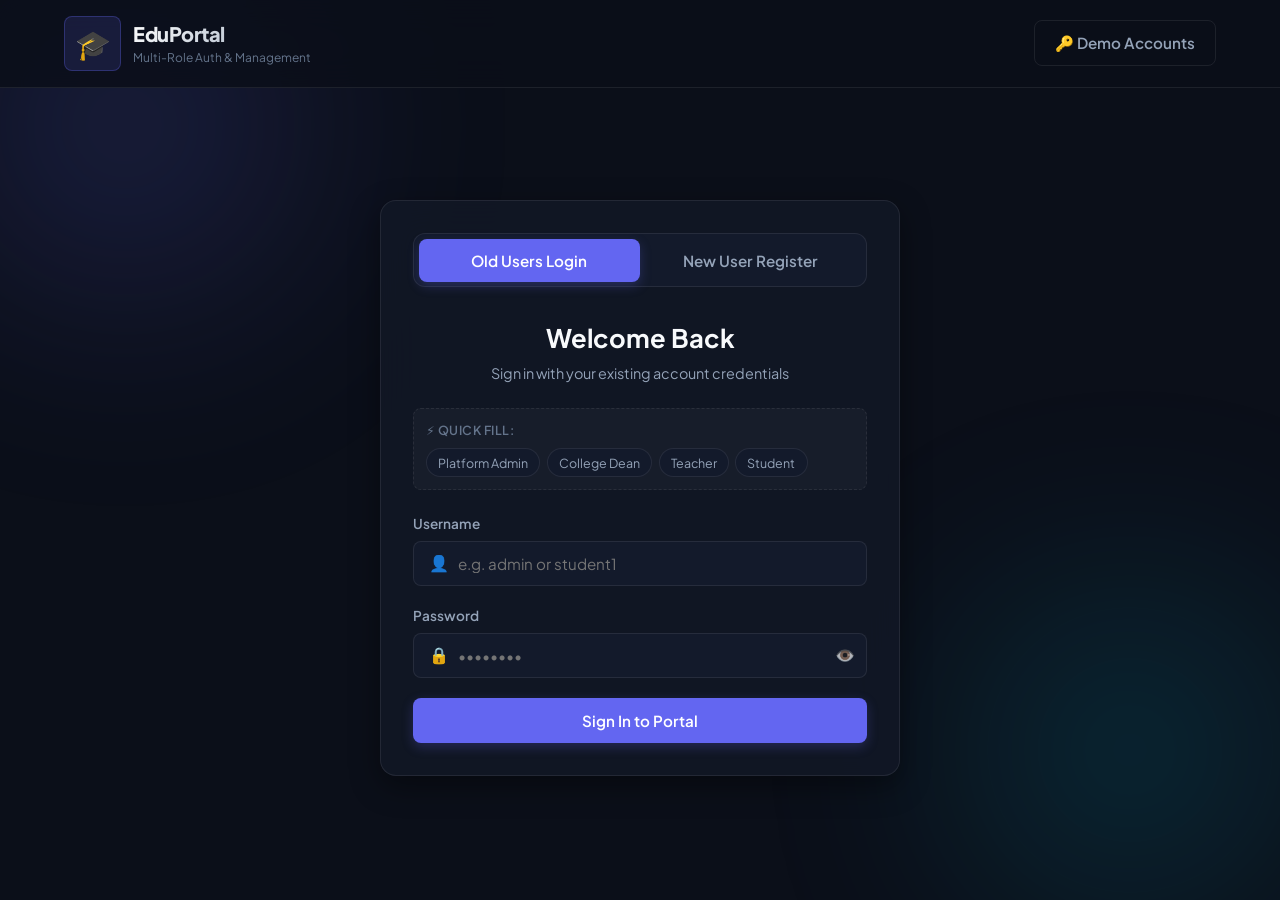
<file: mini projects/login functionality/static/index.html>
<!DOCTYPE html>
<html lang="en">
<head>
    <meta charset="UTF-8">
    <meta name="viewport" content="width=device-width, initial-scale=1.0">
    <title>EduPortal | Multi-Role Login & Management System</title>
    <link rel="preconnect" href="https://fonts.googleapis.com">
    <link rel="preconnect" href="https://fonts.gstatic.com" crossorigin>
    <link href="https://fonts.googleapis.com/css2?family=Plus+Jakarta+Sans:wght@400;500;600;700;800&family=JetBrains+Mono:wght@400;500;600&display=swap" rel="stylesheet">
    <link rel="stylesheet" href="style.css">
</head>
<body>
    <!-- Background Glow Elements -->
    <div class="glow-sphere sphere-1"></div>
    <div class="glow-sphere sphere-2"></div>

    <!-- Navigation Header -->
    <header class="navbar">
        <div class="nav-container">
            <div class="logo">
                <div class="logo-icon">🎓</div>
                <div class="logo-text">
                    <span class="brand-title">EduPortal</span>
                    <span class="brand-sub">Multi-Role Auth & Management</span>
                </div>
            </div>
            <div class="nav-actions">
                <button id="demoAccountsBtn" class="btn btn-outline" title="View pre-configured login credentials">
                    🔑 Demo Accounts
                </button>
                <div id="userHeaderBadge" class="user-header-badge hidden">
                    <span id="headerRoleBadge" class="badge">Role</span>
                    <span id="headerUserName">Name</span>
                    <button id="logoutBtn" class="btn btn-danger btn-sm">Logout</button>
                </div>
            </div>
        </div>
    </header>

    <!-- Main Content Area -->
    <main class="main-container">

        <!-- ================= AUTH CONTAINER (LOGIN & REGISTER) ================= -->
        <section id="authSection" class="auth-section">
            <div class="auth-card">
                <div class="auth-tabs">
                    <button id="tabLogin" class="tab-btn active" onclick="switchAuthTab('login')">Old Users Login</button>
                    <button id="tabRegister" class="tab-btn" onclick="switchAuthTab('register')">New User Register</button>
                </div>

                <!-- LOGIN FORM -->
                <div id="loginFormContainer" class="tab-content active">
                    <div class="form-header">
                        <h2>Welcome Back</h2>
                        <p>Sign in with your existing account credentials</p>
                    </div>

                    <!-- Quick 1-Click Demo Login Bar -->
                    <div class="quick-fill-bar">
                        <span class="quick-label">⚡ Quick Fill:</span>
                        <div class="quick-buttons">
                            <button type="button" class="chip" onclick="quickFill('admin')">Platform Admin</button>
                            <button type="button" class="chip" onclick="quickFill('coep_admin')">College Dean</button>
                            <button type="button" class="chip" onclick="quickFill('teacher1')">Teacher</button>
                            <button type="button" class="chip" onclick="quickFill('student1')">Student</button>
                        </div>
                    </div>

                    <form id="loginForm" onsubmit="handleLogin(event)">
                        <div class="form-group">
                            <label for="loginUsername">Username</label>
                            <div class="input-wrapper">
                                <span class="input-icon">👤</span>
                                <input type="text" id="loginUsername" placeholder="e.g. admin or student1" required autocomplete="username">
                            </div>
                        </div>

                        <div class="form-group">
                            <label for="loginPassword">Password</label>
                            <div class="input-wrapper">
                                <span class="input-icon">🔒</span>
                                <input type="password" id="loginPassword" placeholder="••••••••" required autocomplete="current-password">
                                <button type="button" class="btn-eye" onclick="togglePasswordVisibility('loginPassword', this)">👁️</button>
                            </div>
                        </div>

                        <button type="submit" id="loginSubmitBtn" class="btn btn-primary btn-block">
                            Sign In to Portal
                        </button>
                    </form>
                </div>

                <!-- REGISTRATION FORM -->
                <div id="registerFormContainer" class="tab-content">
                    <div class="form-header">
                        <h2>Create New Account</h2>
                        <p>Register as a student, teacher, or college admin</p>
                    </div>

                    <form id="registerForm" onsubmit="handleRegister(event)">
                        <div class="form-grid-2">
                            <div class="form-group">
                                <label for="regFullName">Full Name</label>
                                <input type="text" id="regFullName" placeholder="e.g. Amit Sharma" required>
                            </div>
                            <div class="form-group">
                                <label for="regUsername">Username</label>
                                <input type="text" id="regUsername" placeholder="e.g. amit_s" required autocomplete="username">
                            </div>
                        </div>

                        <div class="form-grid-2">
                            <div class="form-group">
                                <label for="regRole">Role</label>
                                <select id="regRole" required onchange="handleRoleChange()">
                                    <option value="student_admin">Student</option>
                                    <option value="teacher_admin">Teacher / Faculty</option>
                                    <option value="college_admin">College Admin</option>
                                </select>
                            </div>
                            <div class="form-group">
                                <label for="regCollege">College</label>
                                <select id="regCollege" required>
                                    <option value="COEP Pune">COEP Pune</option>
                                    <option value="PICT Pune">PICT Pune</option>
                                    <option value="MIT Pune">MIT Pune</option>
                                </select>
                            </div>
                        </div>

                        <!-- Dynamic Extra Fields -->
                        <div id="studentExtraFields" class="form-grid-2">
                            <div class="form-group">
                                <label for="regRollNo">Roll Number</label>
                                <input type="text" id="regRollNo" placeholder="e.g. CS-204">
                            </div>
                            <div class="form-group">
                                <label for="regBranch">Branch / Department</label>
                                <input type="text" id="regBranch" placeholder="e.g. Computer Science">
                            </div>
                        </div>

                        <div class="form-group">
                            <label for="regEmail">Email Address (Optional)</label>
                            <input type="email" id="regEmail" placeholder="e.g. name@college.edu">
                        </div>

                        <!-- Password with Live Strength Checker -->
                        <div class="form-group">
                            <div class="label-with-badge">
                                <label for="regPassword">Password</label>
                                <span id="strengthBadge" class="strength-badge weak">Enter Password</span>
                            </div>
                            <div class="input-wrapper">
                                <span class="input-icon">🔒</span>
                                <input type="password" id="regPassword" placeholder="Create strong password" required oninput="evaluatePasswordStrength(this.value)">
                                <button type="button" class="btn-eye" onclick="togglePasswordVisibility('regPassword', this)">👁️</button>
                            </div>

                            <!-- Visual Strength Bar -->
                            <div class="strength-meter-container">
                                <div class="meter-track">
                                    <div id="meterBar" class="meter-bar"></div>
                                </div>
                            </div>

                            <!-- Live Password Criteria Checklist -->
                            <div class="password-criteria">
                                <div class="criterion" id="critLength"><span class="bullet">•</span> At least 8 characters</div>
                                <div class="criterion" id="critLower"><span class="bullet">•</span> Lowercase letter (a-z)</div>
                                <div class="criterion" id="critUpper"><span class="bullet">•</span> Uppercase letter (A-Z)</div>
                                <div class="criterion" id="critNumber"><span class="bullet">•</span> Number (0-9)</div>
                                <div class="criterion" id="critSpecial"><span class="bullet">•</span> Special character (!@#$%...)</div>
                            </div>
                        </div>

                        <button type="submit" id="registerSubmitBtn" class="btn btn-success btn-block">
                            Register & Save User
                        </button>
                    </form>
                </div>
            </div>
        </section>

        <!-- ================= DASHBOARDS (POST LOGIN) ================= -->
        <section id="dashboardSection" class="dashboard-section hidden">
            
            <!-- 1. PLATFORM SUPER ADMIN DASHBOARD -->
            <div id="platformAdminDashboard" class="role-dashboard hidden">
                <div class="dash-banner">
                    <div>
                        <h2>🛡️ Platform Super Admin Portal</h2>
                        <p class="dash-subtitle">Complete system oversight, multi-college management, and user auditing</p>
                    </div>
                    <button class="btn btn-secondary btn-sm" onclick="fetchPlatformStats()">🔄 Refresh Data</button>
                </div>

                <!-- Stats Cards -->
                <div class="stats-grid">
                    <div class="stat-card">
                        <div class="stat-icon">👥</div>
                        <div class="stat-content">
                            <span class="stat-num" id="statTotalUsers">0</span>
                            <span class="stat-label">Total Users</span>
                        </div>
                    </div>
                    <div class="stat-card">
                        <div class="stat-icon">🏛️</div>
                        <div class="stat-content">
                            <span class="stat-num" id="statTotalColleges">0</span>
                            <span class="stat-label">Colleges</span>
                        </div>
                    </div>
                    <div class="stat-card">
                        <div class="stat-icon">👨‍🏫</div>
                        <div class="stat-content">
                            <span class="stat-num" id="statTotalTeachers">0</span>
                            <span class="stat-label">Faculty</span>
                        </div>
                    </div>
                    <div class="stat-card">
                        <div class="stat-icon">🎓</div>
                        <div class="stat-content">
                            <span class="stat-num" id="statTotalStudents">0</span>
                            <span class="stat-label">Students</span>
                        </div>
                    </div>
                </div>

                <div class="dash-two-col">
                    <!-- Users Table -->
                    <div class="panel">
                        <div class="panel-header">
                            <h3>System User Registry</h3>
                            <span class="panel-tag">Saved Users</span>
                        </div>
                        <div class="table-responsive">
                            <table class="data-table">
                                <thead>
                                    <tr>
                                        <th>Username</th>
                                        <th>Full Name</th>
                                        <th>Role</th>
                                        <th>Institution</th>
                                        <th>Action</th>
                                    </tr>
                                </thead>
                                <tbody id="platformUsersTableBody">
                                    <tr><td colspan="5" class="loading-cell">Loading users...</td></tr>
                                </tbody>
                            </table>
                        </div>
                    </div>

                    <!-- Add College Card -->
                    <div class="panel">
                        <div class="panel-header">
                            <h3>Add New College</h3>
                            <span class="panel-tag">Management</span>
                        </div>
                        <form id="addCollegeForm" onsubmit="handleAddCollege(event)">
                            <div class="form-group">
                                <label for="newColName">College Name</label>
                                <input type="text" id="newColName" placeholder="e.g. VJTI Mumbai" required>
                            </div>
                            <div class="form-group">
                                <label for="newColCode">College Code</label>
                                <input type="text" id="newColCode" placeholder="e.g. VJTI05" required>
                            </div>
                            <div class="form-group">
                                <label for="newColCity">City</label>
                                <input type="text" id="newColCity" placeholder="e.g. Mumbai" required>
                            </div>
                            <button type="submit" class="btn btn-primary btn-block">Add College</button>
                        </form>
                    </div>
                </div>
            </div>

            <!-- 2. COLLEGE ADMIN DASHBOARD -->
            <div id="collegeAdminDashboard" class="role-dashboard hidden">
                <div class="dash-banner">
                    <div>
                        <h2>🏛️ College Administrator Portal</h2>
                        <p class="dash-subtitle" id="collegeAdminSubtitle">Managing Institution Roster</p>
                    </div>
                    <button class="btn btn-secondary btn-sm" onclick="fetchCollegeMembers()">🔄 Refresh</button>
                </div>

                <div class="dash-two-col">
                    <!-- Faculty Roster -->
                    <div class="panel">
                        <div class="panel-header">
                            <h3>Faculty & Teachers (<span id="collegeTeacherCount">0</span>)</h3>
                        </div>
                        <div class="table-responsive">
                            <table class="data-table">
                                <thead>
                                    <tr>
                                        <th>Name</th>
                                        <th>Username</th>
                                        <th>Department</th>
                                    </tr>
                                </thead>
                                <tbody id="collegeTeachersTableBody">
                                    <tr><td colspan="3" class="loading-cell">Loading teachers...</td></tr>
                                </tbody>
                            </table>
                        </div>
                    </div>

                    <!-- Student Roster -->
                    <div class="panel">
                        <div class="panel-header">
                            <h3>Enrolled Students (<span id="collegeStudentCount">0</span>)</h3>
                        </div>
                        <div class="table-responsive">
                            <table class="data-table">
                                <thead>
                                    <tr>
                                        <th>Roll No</th>
                                        <th>Name</th>
                                        <th>Branch</th>
                                    </tr>
                                </thead>
                                <tbody id="collegeStudentsTableBody">
                                    <tr><td colspan="3" class="loading-cell">Loading students...</td></tr>
                                </tbody>
                            </table>
                        </div>
                    </div>
                </div>
            </div>

            <!-- 3. TEACHER DASHBOARD -->
            <div id="teacherDashboard" class="role-dashboard hidden">
                <div class="dash-banner">
                    <div>
                        <h2>👨‍🏫 Faculty / Teacher Portal</h2>
                        <p class="dash-subtitle" id="teacherSubtitle">Grading, Attendance & Performance Records</p>
                    </div>
                    <button class="btn btn-secondary btn-sm" onclick="fetchTeacherData()">🔄 Refresh</button>
                </div>

                <div class="dash-two-col">
                    <!-- Enter Marks Panel -->
                    <div class="panel">
                        <div class="panel-header">
                            <h3>Enter Student Marks</h3>
                            <span class="panel-tag">Auto-Grade</span>
                        </div>
                        <form id="teacherMarksForm" onsubmit="handleEnterMarks(event)">
                            <div class="form-group">
                                <label for="marksStudentSelect">Select Student</label>
                                <select id="marksStudentSelect" required></select>
                            </div>
                            <div class="form-group">
                                <label for="marksSubject">Subject / Course Name</label>
                                <input type="text" id="marksSubject" placeholder="e.g. Python Programming" required>
                            </div>
                            <div class="form-grid-2">
                                <div class="form-group">
                                    <label for="marksObtained">Marks Obtained</label>
                                    <input type="number" id="marksObtained" min="0" max="100" step="0.5" placeholder="85" required>
                                </div>
                                <div class="form-group">
                                    <label for="marksMax">Max Marks</label>
                                    <input type="number" id="marksMax" min="1" max="100" value="100" required>
                                </div>
                            </div>
                            <button type="submit" class="btn btn-primary btn-block">Save Student Marks</button>
                        </form>
                    </div>

                    <!-- Record Attendance Panel -->
                    <div class="panel">
                        <div class="panel-header">
                            <h3>Record Attendance</h3>
                            <span class="panel-tag">Attendance Log</span>
                        </div>
                        <form id="teacherAttendanceForm" onsubmit="handleEnterAttendance(event)">
                            <div class="form-group">
                                <label for="attStudentSelect">Select Student</label>
                                <select id="attStudentSelect" required></select>
                            </div>
                            <div class="form-group">
                                <label for="attSubject">Subject Name</label>
                                <input type="text" id="attSubject" placeholder="e.g. Python Programming" required>
                            </div>
                            <div class="form-grid-2">
                                <div class="form-group">
                                    <label for="attTotal">Total Classes</label>
                                    <input type="number" id="attTotal" min="1" placeholder="40" required>
                                </div>
                                <div class="form-group">
                                    <label for="attAttended">Attended Classes</label>
                                    <input type="number" id="attAttended" min="0" placeholder="36" required>
                                </div>
                            </div>
                            <button type="submit" class="btn btn-success btn-block">Save Attendance</button>
                        </form>
                    </div>
                </div>

                <!-- Class Performance Records Table -->
                <div class="panel full-width">
                    <div class="panel-header">
                        <h3>Class Records Sheet</h3>
                    </div>
                    <div class="table-responsive">
                        <table class="data-table">
                            <thead>
                                <tr>
                                    <th>Student</th>
                                    <th>Subject</th>
                                    <th>Score</th>
                                    <th>Grade</th>
                                    <th>Classes Attended</th>
                                    <th>Attendance %</th>
                                </tr>
                            </thead>
                            <tbody id="teacherRecordsTableBody">
                                <tr><td colspan="6" class="loading-cell">Loading records...</td></tr>
                            </tbody>
                        </table>
                    </div>
                </div>
            </div>

            <!-- 4. STUDENT DASHBOARD -->
            <div id="studentDashboard" class="role-dashboard hidden">
                <div class="dash-banner">
                    <div>
                        <h2>🎓 Student Academic Portal</h2>
                        <p class="dash-subtitle" id="studentSubtitle">Academic Performance, Report Card & Attendance</p>
                    </div>
                    <button class="btn btn-secondary btn-sm" onclick="fetchStudentData()">🔄 Refresh Card</button>
                </div>

                <!-- Summary Badges -->
                <div class="stats-grid">
                    <div class="stat-card">
                        <div class="stat-icon">📊</div>
                        <div class="stat-content">
                            <span class="stat-num" id="studentOverallPercentage">0%</span>
                            <span class="stat-label">Overall Percentage</span>
                        </div>
                    </div>
                    <div class="stat-card">
                        <div class="stat-icon">📝</div>
                        <div class="stat-content">
                            <span class="stat-num" id="studentExamStatus">-</span>
                            <span class="stat-label">Academic Status</span>
                        </div>
                    </div>
                    <div class="stat-card">
                        <div class="stat-icon">📅</div>
                        <div class="stat-content">
                            <span class="stat-num" id="studentAttendancePercentage">0%</span>
                            <span class="stat-label">Overall Attendance</span>
                        </div>
                    </div>
                    <div class="stat-card">
                        <div class="stat-icon">✅</div>
                        <div class="stat-content">
                            <span class="stat-num" id="studentEligibilityStatus">-</span>
                            <span class="stat-label">Exam Eligibility</span>
                        </div>
                    </div>
                </div>

                <div class="dash-two-col">
                    <!-- Report Card -->
                    <div class="panel">
                        <div class="panel-header">
                            <h3>Academic Report Card</h3>
                            <span class="panel-tag">Grades</span>
                        </div>
                        <div class="table-responsive">
                            <table class="data-table">
                                <thead>
                                    <tr>
                                        <th>Subject</th>
                                        <th>Marks</th>
                                        <th>Max</th>
                                        <th>Grade</th>
                                    </tr>
                                </thead>
                                <tbody id="studentReportTableBody">
                                    <tr><td colspan="4" class="loading-cell">Loading report card...</td></tr>
                                </tbody>
                            </table>
                        </div>
                    </div>

                    <!-- Attendance Details -->
                    <div class="panel">
                        <div class="panel-header">
                            <h3>Subject-Wise Attendance</h3>
                            <span class="panel-tag">Mandatory ≥ 75%</span>
                        </div>
                        <div class="table-responsive">
                            <table class="data-table">
                                <thead>
                                    <tr>
                                        <th>Subject</th>
                                        <th>Attended</th>
                                        <th>Total</th>
                                        <th>Percentage</th>
                                    </tr>
                                </thead>
                                <tbody id="studentAttendanceTableBody">
                                    <tr><td colspan="4" class="loading-cell">Loading attendance...</td></tr>
                                </tbody>
                            </table>
                        </div>
                    </div>
                </div>
            </div>

        </section>

    </main>

    <!-- Demo Accounts Modal -->
    <div id="demoModal" class="modal-backdrop hidden">
        <div class="modal-card">
            <div class="modal-header">
                <h3>Default Demo Credentials</h3>
                <button class="btn-close" onclick="closeDemoModal()">✕</button>
            </div>
            <div class="modal-body">
                <p class="modal-info">Click any row to automatically load into the login form:</p>
                <div class="demo-list">
                    <div class="demo-item" onclick="quickFillAndClose('admin')">
                        <div class="demo-badge admin">Platform Admin</div>
                        <div class="demo-creds">
                            <span>Username: <code>admin</code></span>
                            <span>Password: <code>Admin@123</code></span>
                        </div>
                    </div>
                    <div class="demo-item" onclick="quickFillAndClose('coep_admin')">
                        <div class="demo-badge college">College Dean</div>
                        <div class="demo-creds">
                            <span>Username: <code>coep_admin</code></span>
                            <span>Password: <code>College@123</code></span>
                        </div>
                    </div>
                    <div class="demo-item" onclick="quickFillAndClose('teacher1')">
                        <div class="demo-badge teacher">Teacher / Faculty</div>
                        <div class="demo-creds">
                            <span>Username: <code>teacher1</code></span>
                            <span>Password: <code>Teacher@123</code></span>
                        </div>
                    </div>
                    <div class="demo-item" onclick="quickFillAndClose('student1')">
                        <div class="demo-badge student">Student</div>
                        <div class="demo-creds">
                            <span>Username: <code>student1</code></span>
                            <span>Password: <code>Student@123</code></span>
                        </div>
                    </div>
                </div>
            </div>
        </div>
    </div>

    <!-- Toast Notifications -->
    <div id="toastContainer" class="toast-container"></div>

    <script src="script.js"></script>
</body>
</html>
</file>
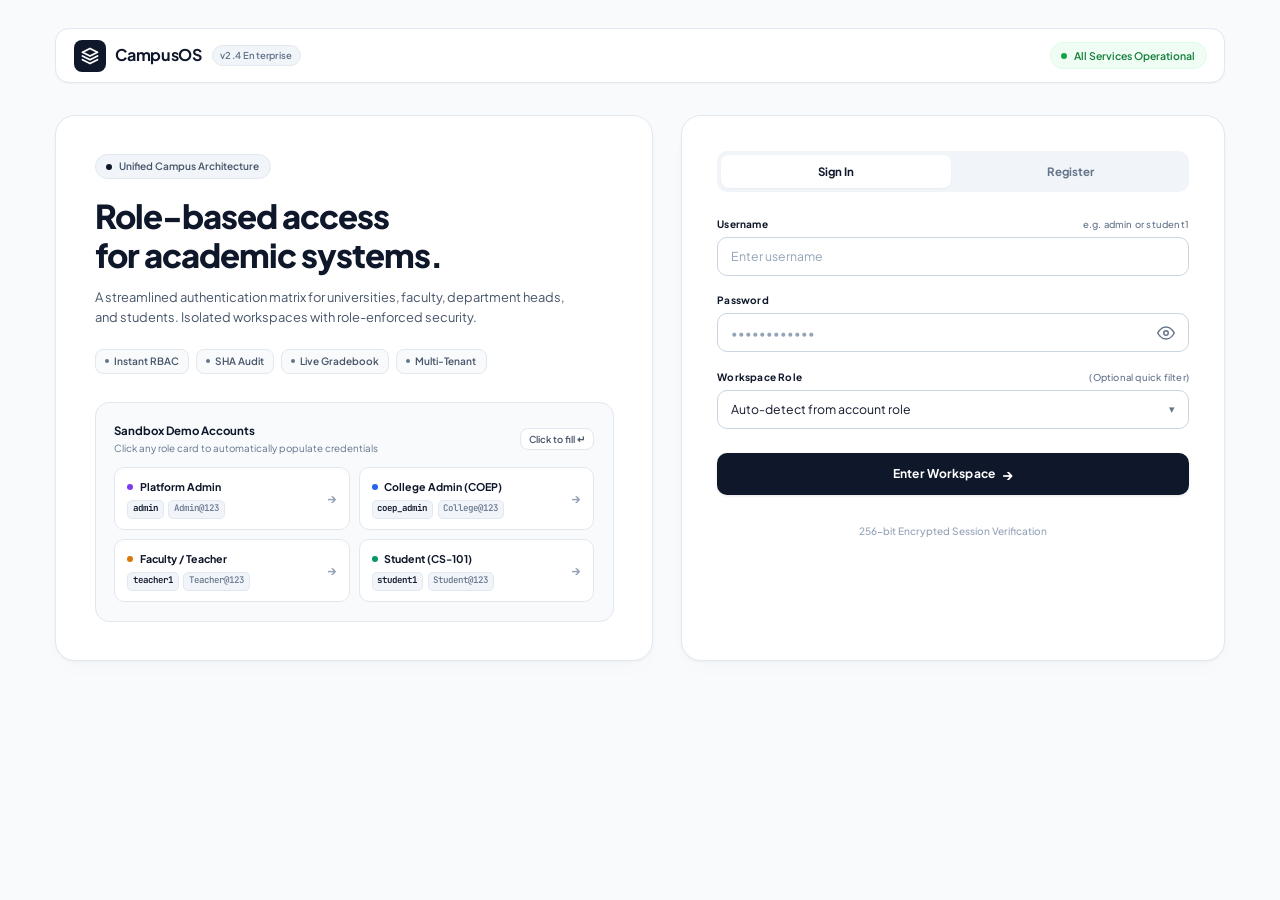
<file: mini projects/login_functionality/static/index.html>
<!DOCTYPE html>
<html lang="en">
<head>
    <meta charset="UTF-8">
    <meta name="viewport" content="width=device-width, initial-scale=1.0">
    <title>CampusOS — Institutional Access &amp; Workspace Portal</title>
    <link rel="preconnect" href="https://fonts.googleapis.com">
    <link rel="preconnect" href="https://fonts.gstatic.com" crossorigin>
    <link href="https://fonts.googleapis.com/css2?family=Plus+Jakarta+Sans:wght@400;500;600;700;800&family=JetBrains+Mono:wght@400;500;600&display=swap" rel="stylesheet">
    <link rel="stylesheet" href="style.css">
</head>
<body>

<!-- ══════════════════════════════════════════════
     LOGIN PAGE
══════════════════════════════════════════════ -->
<div id="loginPage" class="page login-page-wrap">

    <!-- Clean Top Bar -->
    <header class="top-nav-bar">
        <div class="brand-badge">
            <div class="brand-logo-box">
                <svg width="18" height="18" viewBox="0 0 24 24" fill="none" stroke="currentColor" stroke-width="2.5" stroke-linecap="round" stroke-linejoin="round">
                    <path d="M12 2L2 7l10 5 10-5-10-5zM2 17l10 5 10-5M2 12l10 5 10-5"/>
                </svg>
            </div>
            <span class="brand-name">Campus<strong>OS</strong></span>
            <span class="brand-pill">v2.4 Enterprise</span>
        </div>

        <div class="status-indicator-pill">
            <span class="pulse-dot"></span>
            <span>All Services Operational</span>
        </div>
    </header>

    <!-- Main Container: Clean Minimal Split Layout -->
    <main class="login-wrapper">

        <!-- LEFT COLUMN: Minimal Hero & Demo Credentials -->
        <div class="hero-card">
            <div class="hero-top-badge">
                <span class="dot-accent"></span> Unified Campus Architecture
            </div>

            <h1 class="hero-heading">
                Role-based access <br>for academic systems.
            </h1>

            <p class="hero-description">
                A streamlined authentication matrix for universities, faculty, department heads, and students. Isolated workspaces with role-enforced security.
            </p>

            <!-- Feature Tags -->
            <div class="feature-pills-row">
                <span class="feat-pill"><span class="pill-dot"></span> Instant RBAC</span>
                <span class="feat-pill"><span class="pill-dot"></span> SHA Audit</span>
                <span class="feat-pill"><span class="pill-dot"></span> Live Gradebook</span>
                <span class="feat-pill"><span class="pill-dot"></span> Multi-Tenant</span>
            </div>

            <!-- Demo Credentials -->
            <div class="demo-accounts-box">
                <div class="demo-header">
                    <div>
                        <div class="demo-title">Sandbox Demo Accounts</div>
                        <div class="demo-subtitle">Click any role card to automatically populate credentials</div>
                    </div>
                    <span class="click-hint-badge">Click to fill ↵</span>
                </div>

                <div class="demo-cards-grid">
                    <!-- Platform Admin -->
                    <div class="demo-card demo-platform" onclick="quickFill('admin','Admin@123','platform_admin')" role="button" tabindex="0">
                        <div class="demo-card-info">
                            <div class="demo-role-header">
                                <span class="role-indicator dot-platform"></span>
                                <span class="demo-role-name">Platform Admin</span>
                            </div>
                            <div class="demo-cred-row">
                                <span class="cred-chip user-chip">admin</span>
                                <span class="cred-chip pass-chip">Admin@123</span>
                            </div>
                        </div>
                        <div class="demo-action-arrow">→</div>
                    </div>

                    <!-- College Admin -->
                    <div class="demo-card demo-college" onclick="quickFill('coep_admin','College@123','college_admin')" role="button" tabindex="0">
                        <div class="demo-card-info">
                            <div class="demo-role-header">
                                <span class="role-indicator dot-college"></span>
                                <span class="demo-role-name">College Admin (COEP)</span>
                            </div>
                            <div class="demo-cred-row">
                                <span class="cred-chip user-chip">coep_admin</span>
                                <span class="cred-chip pass-chip">College@123</span>
                            </div>
                        </div>
                        <div class="demo-action-arrow">→</div>
                    </div>

                    <!-- Teacher -->
                    <div class="demo-card demo-teacher" onclick="quickFill('teacher1','Teacher@123','teacher_admin')" role="button" tabindex="0">
                        <div class="demo-card-info">
                            <div class="demo-role-header">
                                <span class="role-indicator dot-teacher"></span>
                                <span class="demo-role-name">Faculty / Teacher</span>
                            </div>
                            <div class="demo-cred-row">
                                <span class="cred-chip user-chip">teacher1</span>
                                <span class="cred-chip pass-chip">Teacher@123</span>
                            </div>
                        </div>
                        <div class="demo-action-arrow">→</div>
                    </div>

                    <!-- Student -->
                    <div class="demo-card demo-student" onclick="quickFill('student1','Student@123','student_admin')" role="button" tabindex="0">
                        <div class="demo-card-info">
                            <div class="demo-role-header">
                                <span class="role-indicator dot-student"></span>
                                <span class="demo-role-name">Student (CS-101)</span>
                            </div>
                            <div class="demo-cred-row">
                                <span class="cred-chip user-chip">student1</span>
                                <span class="cred-chip pass-chip">Student@123</span>
                            </div>
                        </div>
                        <div class="demo-action-arrow">→</div>
                    </div>
                </div>
            </div>
        </div>

        <!-- RIGHT COLUMN: Clean Auth Card -->
        <div class="form-container-card">
            
            <!-- Tab Switcher -->
            <div class="auth-tabs-wrap">
                <button class="auth-tab-btn active" id="tabLoginBtn" onclick="switchTab('login')">
                    Sign In
                </button>
                <button class="auth-tab-btn" id="tabRegisterBtn" onclick="switchTab('register')">
                    Register
                </button>
            </div>

            <!-- Alert Notification -->
            <div id="loginAlert" class="alert hidden"></div>

            <!-- ── SIGN IN FORM ── -->
            <form id="loginForm" onsubmit="handleLogin(event)" class="auth-form">
                <div class="form-field-group">
                    <label for="loginUsername">
                        <span>Username</span>
                        <span class="field-hint">e.g. admin or student1</span>
                    </label>
                    <div class="input-container">
                        <input id="loginUsername" type="text" placeholder="Enter username" required autocomplete="username">
                    </div>
                </div>

                <div class="form-field-group">
                    <div class="field-label-row">
                        <label for="loginPassword">Password</label>
                    </div>
                    <div class="input-container input-with-eye">
                        <input id="loginPassword" type="password" placeholder="••••••••••••" required autocomplete="current-password">
                        <button type="button" class="eye-toggle-btn" onclick="togglePwd('loginPassword',this)" aria-label="Toggle password visibility">
                            <svg width="18" height="18" viewBox="0 0 24 24" fill="none" stroke="currentColor" stroke-width="2"><path d="M1 12s4-8 11-8 11 8 11 8-4 8-11 8-11-8-11-8z"/><circle cx="12" cy="12" r="3"/></svg>
                        </button>
                    </div>
                </div>

                <div class="form-field-group">
                    <label for="loginRoleHint">
                        <span>Workspace Role</span>
                        <span class="field-optional">(Optional quick filter)</span>
                    </label>
                    <div class="select-container">
                        <select id="loginRoleHint">
                            <option value="">Auto-detect from account role</option>
                            <option value="platform_admin">Platform Administrator</option>
                            <option value="college_admin">College Administrator</option>
                            <option value="teacher_admin">Teacher / Faculty</option>
                            <option value="student_admin">Student Portal</option>
                        </select>
                        <span class="select-chevron">▾</span>
                    </div>
                </div>

                <button type="submit" id="loginBtn" class="primary-btn">
                    <span>Enter Workspace</span>
                    <span class="btn-arrow-icon">→</span>
                </button>

                <div class="form-footer-tip">
                    <span class="security-badge">256-bit Encrypted Session Verification</span>
                </div>
            </form>

            <!-- ── REGISTER FORM ── -->
            <form id="registerForm" class="auth-form hidden" onsubmit="handleRegister(event)">
                <div class="form-grid-2">
                    <div class="form-field-group">
                        <label for="regFullName">Full Name</label>
                        <div class="input-container">
                            <input id="regFullName" type="text" placeholder="e.g. Maya Joshi" required>
                        </div>
                    </div>
                    <div class="form-field-group">
                        <label for="regUsername">Username</label>
                        <div class="input-container">
                            <input id="regUsername" type="text" placeholder="e.g. maya_j" required>
                        </div>
                    </div>
                </div>

                <div class="form-field-group">
                    <label for="regEmail">Email Address</label>
                    <div class="input-container">
                        <input id="regEmail" type="email" placeholder="maya@campus.edu">
                    </div>
                </div>

                <div class="form-grid-2">
                    <div class="form-field-group">
                        <label for="regRole">Role Assignment</label>
                        <div class="select-container">
                            <select id="regRole" onchange="handleRoleToggle()">
                                <option value="student_admin">Student</option>
                                <option value="teacher_admin">Teacher / Faculty</option>
                                <option value="college_admin">College Admin</option>
                            </select>
                            <span class="select-chevron">▾</span>
                        </div>
                    </div>
                    <div class="form-field-group">
                        <label for="regCollege">Campus</label>
                        <div class="select-container">
                            <select id="regCollege">
                                <option>COEP Pune</option>
                                <option>PICT Pune</option>
                                <option>MIT Pune</option>
                            </select>
                            <span class="select-chevron">▾</span>
                        </div>
                    </div>
                </div>

                <!-- Student Fields -->
                <div id="studentFields" class="form-grid-2">
                    <div class="form-field-group">
                        <label for="regRollNo">Roll Number</label>
                        <div class="input-container">
                            <input id="regRollNo" placeholder="CS-208">
                        </div>
                    </div>
                    <div class="form-field-group">
                        <label for="regBranch">Branch / Major</label>
                        <div class="input-container">
                            <input id="regBranch" placeholder="Computer Science">
                        </div>
                    </div>
                </div>

                <!-- Password with Strength -->
                <div class="form-field-group">
                    <div class="field-label-row">
                        <label for="regPassword">Password</label>
                        <span id="strengthLabel" class="strength-indicator-label">Strength: —</span>
                    </div>
                    <div class="input-container input-with-eye">
                        <input id="regPassword" type="password" placeholder="Create strong password" oninput="liveStrength(this.value)" required>
                        <button type="button" class="eye-toggle-btn" onclick="togglePwd('regPassword',this)" aria-label="Toggle password visibility">
                            <svg width="18" height="18" viewBox="0 0 24 24" fill="none" stroke="currentColor" stroke-width="2"><path d="M1 12s4-8 11-8 11 8 11 8-4 8-11 8-11-8-11-8z"/><circle cx="12" cy="12" r="3"/></svg>
                        </button>
                    </div>

                    <!-- Clean 3px Strength bar -->
                    <div class="strength-bar-track">
                        <div id="strengthBar" class="strength-bar-fill"></div>
                    </div>

                    <!-- Criteria Pills -->
                    <div class="criteria-pill-list">
                        <span class="crit-pill" id="c-len">8+ chars</span>
                        <span class="crit-pill" id="c-low">a–z</span>
                        <span class="crit-pill" id="c-up">A–Z</span>
                        <span class="crit-pill" id="c-num">0–9</span>
                        <span class="crit-pill" id="c-sym">symbol</span>
                    </div>
                </div>

                <button type="submit" class="primary-btn">
                    <span>Create User Account</span>
                    <span class="btn-arrow-icon">→</span>
                </button>
            </form>

        </div>
    </main>
</div>

<!-- ══════════════════════════════════════════════
     DASHBOARD PAGE
══════════════════════════════════════════════ -->
<div id="dashboardPage" class="page hidden">

    <!-- Global Clean Nav -->
    <header class="dash-navbar">
        <div class="dash-nav-left">
            <div class="dash-logo-badge">
                <div class="brand-logo-box sm">
                    <svg width="16" height="16" viewBox="0 0 24 24" fill="none" stroke="currentColor" stroke-width="2.5">
                        <path d="M12 2L2 7l10 5 10-5-10-5zM2 17l10 5 10-5M2 12l10 5 10-5"/>
                    </svg>
                </div>
                <span class="brand-title">Campus<strong>OS</strong></span>
            </div>

            <div class="nav-context-pills">
                <span id="navRolePill" class="role-pill-badge">—</span>
                <span id="navCollegeName" class="college-pill-badge">—</span>
            </div>
        </div>

        <div class="dash-nav-right">
            <div class="user-profile-badge">
                <div class="user-avatar-circle" id="userAvatarInitial">U</div>
                <span id="navUserName" class="user-name-display">—</span>
            </div>
            <button class="logout-action-btn" onclick="handleLogout()" title="Sign out">
                <span>Sign Out</span>
            </button>
        </div>
    </header>

    <!-- Main Container -->
    <div class="dash-main-container">

        <!-- ══ PLATFORM ADMIN ══ -->
        <div id="dash-platform" class="role-view rview hidden">
            <!-- Header Banner -->
            <div class="role-banner banner-platform">
                <div>
                    <span class="banner-eyebrow">CONTROL MATRIX</span>
                    <h2 class="banner-heading">Platform Administration</h2>
                    <p class="banner-desc">Global oversight of multi-tenant colleges, institutional roles, and system directory.</p>
                </div>
                <button class="refresh-pill-btn" onclick="fetchPlatformStats();fetchPlatformUsers()">
                    ↻ Refresh Data
                </button>
            </div>

            <!-- Clean Stat Cards -->
            <div class="stat-cards-grid">
                <div class="stat-card sc-indigo">
                    <div class="sc-content">
                        <div class="sc-label">Total Users</div>
                        <div class="sc-number" id="pTotalUsers">—</div>
                    </div>
                </div>

                <div class="stat-card sc-cyan">
                    <div class="sc-content">
                        <div class="sc-label">Registered Campuses</div>
                        <div class="sc-number" id="pTotalColleges">—</div>
                    </div>
                </div>

                <div class="stat-card sc-amber">
                    <div class="sc-content">
                        <div class="sc-label">Faculty Educators</div>
                        <div class="sc-number" id="pTotalTeachers">—</div>
                    </div>
                </div>

                <div class="stat-card sc-emerald">
                    <div class="sc-content">
                        <div class="sc-label">Enrolled Students</div>
                        <div class="sc-number" id="pTotalStudents">—</div>
                    </div>
                </div>
            </div>

            <!-- Dashboard Grid -->
            <div class="dash-content-grid">
                <!-- User Registry -->
                <div class="content-panel-card">
                    <div class="panel-header-row">
                        <div>
                            <h3 class="panel-card-title">User Registry</h3>
                            <p class="panel-card-subtitle">Real-time credentials and privilege assignments</p>
                        </div>
                        <span class="count-badge" id="pUserCount">— records</span>
                    </div>

                    <div class="table-responsive">
                        <table class="modern-data-table">
                            <thead>
                                <tr>
                                    <th>#</th>
                                    <th>User ID</th>
                                    <th>Full Name</th>
                                    <th>Role Privilege</th>
                                    <th>Campus</th>
                                    <th>Action</th>
                                </tr>
                            </thead>
                            <tbody id="pUsersBody">
                                <tr><td colspan="6" class="empty-cell">Loading records…</td></tr>
                            </tbody>
                        </table>
                    </div>
                </div>

                <!-- Add College -->
                <div class="side-action-card">
                    <div class="panel-header-row">
                        <div>
                            <h3 class="panel-card-title">Provision College</h3>
                            <p class="panel-card-subtitle">Register a new campus</p>
                        </div>
                    </div>

                    <form id="addCollegeForm" onsubmit="handleAddCollege(event)" class="stacked-action-form">
                        <div class="form-field-group">
                            <label>Institution Name</label>
                            <input id="colName" placeholder="e.g. VJTI Mumbai" required>
                        </div>
                        <div class="form-field-group">
                            <label>Institution Code</label>
                            <input id="colCode" placeholder="e.g. VJTI05" required>
                        </div>
                        <div class="form-field-group">
                            <label>City</label>
                            <input id="colCity" placeholder="e.g. Mumbai" required>
                        </div>
                        <button type="submit" class="action-submit-btn">
                            Add College →
                        </button>
                    </form>
                </div>
            </div>
        </div>

        <!-- ══ COLLEGE ADMIN ══ -->
        <div id="dash-college" class="role-view rview hidden">
            <!-- Header Banner -->
            <div class="role-banner banner-college">
                <div>
                    <span class="banner-eyebrow">CAMPUS DIRECTORY</span>
                    <h2 class="banner-heading" id="collegeTitle">Campus Management</h2>
                    <p class="banner-desc">Manage teachers, student enrollments, and institutional rosters for your campus.</p>
                </div>
                <button class="refresh-pill-btn" onclick="fetchCollegeMembers()">
                    ↻ Refresh
                </button>
            </div>

            <!-- College Info Card -->
            <div class="college-info-banner">
                <div class="cib-details">
                    <div class="cib-name" id="cbName">—</div>
                    <div class="cib-meta">Campus Code: <span class="mono-tag" id="cbCode">—</span></div>
                </div>
                <div class="cib-status">
                    <span class="tag-active">Active Campus Node</span>
                </div>
            </div>

            <div class="dash-content-grid">
                <!-- Directory Column -->
                <div class="content-panel-card">
                    <div class="panel-header-row">
                        <div>
                            <h3 class="panel-card-title">Campus Members</h3>
                            <p class="panel-card-subtitle">Faculty members and enrolled students</p>
                        </div>
                        <span class="count-badge" id="collegeRecordCount">0 records</span>
                    </div>

                    <!-- Faculty Section -->
                    <div class="directory-list-box">
                        <div class="directory-header-row">
                            <div class="dir-title">Faculty Educators (<span id="teacherCount">0</span>)</div>
                        </div>
                        <div id="teachersList" class="members-cards-container">
                            <p class="empty-note">No teachers assigned yet.</p>
                        </div>
                    </div>

                    <!-- Student Section -->
                    <div class="directory-list-box">
                        <div class="directory-header-row">
                            <div class="dir-title">Enrolled Students (<span id="studentCount">0</span>)</div>
                        </div>
                        <div id="studentsList" class="members-cards-container">
                            <p class="empty-note">No students enrolled yet.</p>
                        </div>
                    </div>
                </div>

                <!-- Forms Column -->
                <div class="side-action-card">
                    <!-- Add Teacher -->
                    <div class="form-sub-panel">
                        <div class="panel-header-row">
                            <h4 class="form-box-title">Add Faculty Member</h4>
                        </div>
                        <form id="addTeacherForm" onsubmit="handleAddTeacher(event)" class="stacked-action-form">
                            <div class="form-field-group">
                                <label>Teacher Full Name</label>
                                <input id="tFullName" placeholder="Prof. Anita Patil" required>
                            </div>
                            <div class="form-field-group">
                                <label>Department</label>
                                <input id="tDept" placeholder="Computer Engineering" required>
                            </div>
                            <div class="form-field-group">
                                <label>Email Address</label>
                                <input id="tEmail" type="email" placeholder="anita@campus.edu" required>
                            </div>
                            <div class="form-grid-2">
                                <div class="form-field-group">
                                    <label>Username</label>
                                    <input id="tUsername" placeholder="anita_p" required>
                                </div>
                                <div class="form-field-group">
                                    <label>Password</label>
                                    <input id="tPassword" type="password" placeholder="••••••" required>
                                </div>
                            </div>
                            <button type="submit" class="action-submit-btn">Add Educator →</button>
                        </form>
                    </div>

                    <div class="card-inner-divider"></div>

                    <!-- Add Student -->
                    <div class="form-sub-panel">
                        <div class="panel-header-row">
                            <h4 class="form-box-title">Enroll Student</h4>
                        </div>
                        <form id="addStudentForm" onsubmit="handleAddStudent(event)" class="stacked-action-form">
                            <div class="form-field-group">
                                <label>Student Full Name</label>
                                <input id="sFullName" placeholder="Rahul Verma" required>
                            </div>
                            <div class="form-grid-2">
                                <div class="form-field-group">
                                    <label>Roll Number</label>
                                    <input id="sRollNo" placeholder="CS-205" required>
                                </div>
                                <div class="form-field-group">
                                    <label>Branch</label>
                                    <input id="sBranch" placeholder="Comp Science">
                                </div>
                            </div>
                            <div class="form-grid-2">
                                <div class="form-field-group">
                                    <label>Username</label>
                                    <input id="sUsername" placeholder="rahul_v" required>
                                </div>
                                <div class="form-field-group">
                                    <label>Password</label>
                                    <input id="sPassword" type="password" placeholder="••••••" required>
                                </div>
                            </div>
                            <button type="submit" class="action-submit-btn">Enroll Student →</button>
                        </form>
                    </div>
                </div>
            </div>
        </div>

        <!-- ══ TEACHER / FACULTY ══ -->
        <div id="dash-teacher" class="role-view rview hidden">
            <!-- Header Banner -->
            <div class="role-banner banner-teacher">
                <div>
                    <span class="banner-eyebrow">FACULTY PORTAL</span>
                    <h2 class="banner-heading" id="teacherTitle">Grading &amp; Attendance</h2>
                    <p class="banner-desc">Record exam performance, assign subject scores with automated grades, and log attendance.</p>
                </div>
                <button class="refresh-pill-btn" onclick="fetchTeacherData()">
                    ↻ Refresh
                </button>
            </div>

            <div class="dash-content-grid">
                <!-- Side Action Forms -->
                <div class="side-action-card">
                    <!-- Enter Marks -->
                    <div class="form-sub-panel">
                        <div class="panel-header-row">
                            <h4 class="form-box-title">Enter Marks</h4>
                            <span class="tag-auto">Auto-Graded</span>
                        </div>
                        <form id="marksForm" onsubmit="handleEnterMarks(event)" class="stacked-action-form">
                            <div class="form-field-group">
                                <label>Student</label>
                                <div class="select-container">
                                    <select id="marksStudentSel" required></select>
                                    <span class="select-chevron">▾</span>
                                </div>
                            </div>
                            <div class="form-field-group">
                                <label>Subject</label>
                                <input id="marksSubject" placeholder="e.g. Python Programming" required>
                            </div>
                            <div class="form-grid-2">
                                <div class="form-field-group">
                                    <label>Marks</label>
                                    <input id="marksObtained" type="number" min="0" max="100" step="0.5" placeholder="85" required>
                                </div>
                                <div class="form-field-group">
                                    <label>Out Of</label>
                                    <input id="marksMax" type="number" value="100" required>
                                </div>
                            </div>
                            <button type="submit" class="action-submit-btn">Save Marks →</button>
                        </form>
                    </div>

                    <div class="card-inner-divider"></div>

                    <!-- Attendance -->
                    <div class="form-sub-panel">
                        <div class="panel-header-row">
                            <h4 class="form-box-title">Log Attendance</h4>
                        </div>
                        <form id="attForm" onsubmit="handleEnterAttendance(event)" class="stacked-action-form">
                            <div class="form-field-group">
                                <label>Student</label>
                                <div class="select-container">
                                    <select id="attStudentSel" required></select>
                                    <span class="select-chevron">▾</span>
                                </div>
                            </div>
                            <div class="form-field-group">
                                <label>Subject</label>
                                <input id="attSubject" placeholder="e.g. Python Programming" required>
                            </div>
                            <div class="form-grid-2">
                                <div class="form-field-group">
                                    <label>Total Classes</label>
                                    <input id="attTotal" type="number" placeholder="40" required>
                                </div>
                                <div class="form-field-group">
                                    <label>Attended</label>
                                    <input id="attAttended" type="number" placeholder="36" required>
                                </div>
                            </div>
                            <button type="submit" class="action-submit-btn">Save Attendance →</button>
                        </form>
                    </div>
                </div>

                <!-- Master Records Table -->
                <div class="content-panel-card">
                    <div class="panel-header-row">
                        <div>
                            <h3 class="panel-card-title">Class Performance Records</h3>
                            <p class="panel-card-subtitle">Aggregated student scores, grade, and attendance</p>
                        </div>
                    </div>

                    <div class="table-responsive">
                        <table class="modern-data-table">
                            <thead>
                                <tr>
                                    <th>Student</th>
                                    <th>Subject</th>
                                    <th>Score</th>
                                    <th>Grade</th>
                                    <th>Classes</th>
                                    <th>Attendance</th>
                                </tr>
                            </thead>
                            <tbody id="teacherRecordsBody">
                                <tr><td colspan="6" class="empty-cell">No student academic records found.</td></tr>
                            </tbody>
                        </table>
                    </div>
                </div>
            </div>
        </div>

        <!-- ══ STUDENT PORTAL ══ -->
        <div id="dash-student" class="role-view rview hidden">
            <!-- Header Banner -->
            <div class="role-banner banner-student">
                <div>
                    <span class="banner-eyebrow">ACADEMIC REPORT</span>
                    <h2 class="banner-heading" id="studentTitle">Student Performance Portal</h2>
                    <p class="banner-desc">Review examination marks, overall percentage, and semester attendance eligibility.</p>
                </div>
                <button class="refresh-pill-btn" onclick="fetchStudentData()">
                    ↻ Refresh
                </button>
            </div>

            <!-- Student Summary Stat Cards -->
            <div class="stat-cards-grid">
                <div class="stat-card sc-indigo">
                    <div class="sc-content">
                        <div class="sc-label">Overall Percentage</div>
                        <div class="sc-number" id="sPct">—</div>
                    </div>
                </div>

                <div class="stat-card sc-emerald">
                    <div class="sc-content">
                        <div class="sc-label">Result Status</div>
                        <div class="sc-number sm-num" id="sStatus">—</div>
                    </div>
                </div>

                <div class="stat-card sc-cyan">
                    <div class="sc-content">
                        <div class="sc-label">Attendance Rate</div>
                        <div class="sc-number" id="sAttPct">—</div>
                    </div>
                </div>

                <div class="stat-card sc-amber">
                    <div class="sc-content">
                        <div class="sc-label">Exam Eligibility</div>
                        <div class="sc-number sm-num" id="sEligible">—</div>
                    </div>
                </div>
            </div>

            <div class="dash-content-grid-half">
                <!-- Marks Table -->
                <div class="content-panel-card">
                    <div class="panel-header-row">
                        <div>
                            <h3 class="panel-card-title">Course Examination Marks</h3>
                            <p class="panel-card-subtitle">Official subject marks and grade</p>
                        </div>
                    </div>
                    <div class="table-responsive">
                        <table class="modern-data-table">
                            <thead>
                                <tr>
                                    <th>Subject</th>
                                    <th>Marks Scored</th>
                                    <th>Max Marks</th>
                                    <th>Grade</th>
                                </tr>
                            </thead>
                            <tbody id="sReportBody">
                                <tr><td colspan="4" class="empty-cell">Loading exam report…</td></tr>
                            </tbody>
                        </table>
                    </div>
                </div>

                <!-- Attendance Table -->
                <div class="content-panel-card">
                    <div class="panel-header-row">
                        <div>
                            <h3 class="panel-card-title">Subject Attendance Record</h3>
                            <p class="panel-card-subtitle">Minimum 75% required for examination</p>
                        </div>
                        <span class="tag-warn">75% Mandatory</span>
                    </div>
                    <div class="table-responsive">
                        <table class="modern-data-table">
                            <thead>
                                <tr>
                                    <th>Subject</th>
                                    <th>Attended</th>
                                    <th>Total Held</th>
                                    <th>Status</th>
                                </tr>
                            </thead>
                            <tbody id="sAttBody">
                                <tr><td colspan="4" class="empty-cell">Loading attendance…</td></tr>
                            </tbody>
                        </table>
                    </div>
                </div>
            </div>
        </div>

    </div><!-- /dash-main-container -->
</div><!-- /dashboardPage -->

<!-- Toast Notification -->
<div id="toastBox" class="toast-box"></div>

<script src="script.js"></script>
</body>
</html>
</file>
<file: mini projects/login functionality/static/style.css>
/* ==========================================================================
   EduPortal CSS Design System
   Modern Dark Glassmorphism Interface with Live Password Feedback
   ========================================================================== */

:root {
    --bg-main: #0b0f19;
    --bg-card: rgba(18, 24, 38, 0.85);
    --bg-card-hover: rgba(26, 34, 52, 0.95);
    --bg-input: #131a2b;
    --border-color: rgba(255, 255, 255, 0.08);
    --border-focus: #6366f1;

    --text-primary: #f8fafc;
    --text-secondary: #94a3b8;
    --text-muted: #64748b;

    --primary: #6366f1;
    --primary-hover: #4f46e5;
    --primary-glow: rgba(99, 102, 241, 0.25);

    --success: #10b981;
    --success-bg: rgba(16, 185, 129, 0.12);
    --warning: #f59e0b;
    --warning-bg: rgba(245, 158, 11, 0.12);
    --danger: #ef4444;
    --danger-bg: rgba(239, 68, 68, 0.12);

    --radius-sm: 8px;
    --radius-md: 12px;
    --radius-lg: 16px;
    --radius-full: 9999px;

    --font-main: 'Plus Jakarta Sans', system-ui, -apple-system, sans-serif;
    --font-mono: 'JetBrains Mono', monospace;
    --shadow-soft: 0 10px 30px rgba(0, 0, 0, 0.4);
}

* {
    box-sizing: border-box;
    margin: 0;
    padding: 0;
}

body {
    font-family: var(--font-main);
    background-color: var(--bg-main);
    color: var(--text-primary);
    min-height: 100vh;
    display: flex;
    flex-direction: column;
    overflow-x: hidden;
    position: relative;
    line-height: 1.5;
}

/* Background Atmospheric Glows */
.glow-sphere {
    position: fixed;
    border-radius: 50%;
    filter: blur(120px);
    z-index: 0;
    pointer-events: none;
    opacity: 0.35;
}

.sphere-1 {
    width: 450px;
    height: 450px;
    background: radial-gradient(circle, #6366f1 0%, transparent 70%);
    top: -100px;
    left: -100px;
}

.sphere-2 {
    width: 400px;
    height: 400px;
    background: radial-gradient(circle, #06b6d4 0%, transparent 70%);
    bottom: -50px;
    right: -50px;
}

/* Navigation Bar */
.navbar {
    position: sticky;
    top: 0;
    z-index: 50;
    background: rgba(11, 15, 25, 0.85);
    backdrop-filter: blur(16px);
    border-bottom: 1px solid var(--border-color);
}

.nav-container {
    max-width: 1200px;
    margin: 0 auto;
    padding: 1rem 1.5rem;
    display: flex;
    justify-content: space-between;
    align-items: center;
}

.logo {
    display: flex;
    align-items: center;
    gap: 0.75rem;
}

.logo-icon {
    font-size: 1.8rem;
    background: rgba(99, 102, 241, 0.15);
    padding: 0.3rem 0.6rem;
    border-radius: var(--radius-sm);
    border: 1px solid rgba(99, 102, 241, 0.3);
}

.brand-title {
    font-weight: 800;
    font-size: 1.25rem;
    letter-spacing: -0.5px;
    display: block;
    background: linear-gradient(135deg, #ffffff 0%, #94a3b8 100%);
    -webkit-background-clip: text;
    -webkit-text-fill-color: transparent;
}

.brand-sub {
    font-size: 0.75rem;
    color: var(--text-muted);
    display: block;
}

.nav-actions {
    display: flex;
    align-items: center;
    gap: 1rem;
}

.user-header-badge {
    display: flex;
    align-items: center;
    gap: 0.75rem;
    background: var(--bg-card);
    padding: 0.4rem 0.8rem;
    border-radius: var(--radius-full);
    border: 1px solid var(--border-color);
}

/* Main Container */
.main-container {
    flex: 1;
    position: relative;
    z-index: 10;
    max-width: 1200px;
    margin: 0 auto;
    padding: 2.5rem 1.5rem;
    width: 100%;
}

/* Auth Card and Forms */
.auth-section {
    display: flex;
    justify-content: center;
    align-items: center;
    min-height: calc(100vh - 180px);
}

.auth-card {
    background: var(--bg-card);
    backdrop-filter: blur(20px);
    border: 1px solid var(--border-color);
    border-radius: var(--radius-lg);
    box-shadow: var(--shadow-soft);
    width: 100%;
    max-width: 520px;
    padding: 2rem;
    transition: all 0.3s ease;
}

.auth-tabs {
    display: flex;
    background: var(--bg-input);
    padding: 0.3rem;
    border-radius: var(--radius-md);
    margin-bottom: 2rem;
    border: 1px solid var(--border-color);
}

.tab-btn {
    flex: 1;
    background: transparent;
    border: none;
    color: var(--text-secondary);
    padding: 0.75rem 1rem;
    font-size: 0.95rem;
    font-weight: 600;
    border-radius: var(--radius-sm);
    cursor: pointer;
    transition: all 0.2s ease;
    font-family: var(--font-main);
}

.tab-btn.active {
    background: var(--primary);
    color: #fff;
    box-shadow: 0 4px 12px var(--primary-glow);
}

.tab-content {
    display: none;
}

.tab-content.active {
    display: block;
    animation: fadeIn 0.3s ease-in-out;
}

@keyframes fadeIn {
    from { opacity: 0; transform: translateY(6px); }
    to { opacity: 1; transform: translateY(0); }
}

.form-header {
    text-align: center;
    margin-bottom: 1.5rem;
}

.form-header h2 {
    font-size: 1.6rem;
    font-weight: 700;
    margin-bottom: 0.3rem;
}

.form-header p {
    color: var(--text-secondary);
    font-size: 0.9rem;
}

/* Quick 1-Click Demo Bar */
.quick-fill-bar {
    background: rgba(255, 255, 255, 0.03);
    border: 1px dashed var(--border-color);
    border-radius: var(--radius-sm);
    padding: 0.75rem;
    margin-bottom: 1.5rem;
}

.quick-label {
    display: block;
    font-size: 0.78rem;
    color: var(--text-muted);
    margin-bottom: 0.5rem;
    font-weight: 600;
    text-transform: uppercase;
    letter-spacing: 0.5px;
}

.quick-buttons {
    display: flex;
    flex-wrap: wrap;
    gap: 0.4rem;
}

.chip {
    background: var(--bg-input);
    border: 1px solid var(--border-color);
    color: var(--text-secondary);
    font-size: 0.78rem;
    padding: 0.35rem 0.7rem;
    border-radius: var(--radius-full);
    cursor: pointer;
    transition: all 0.2s;
    font-family: var(--font-main);
}

.chip:hover {
    background: var(--primary);
    color: #fff;
    border-color: var(--primary);
}

/* Form Styles */
.form-group {
    margin-bottom: 1.25rem;
}

.form-grid-2 {
    display: grid;
    grid-template-columns: 1fr 1fr;
    gap: 1rem;
}

label {
    display: block;
    font-size: 0.85rem;
    font-weight: 600;
    margin-bottom: 0.4rem;
    color: var(--text-secondary);
}

.label-with-badge {
    display: flex;
    justify-content: space-between;
    align-items: center;
    margin-bottom: 0.4rem;
}

.label-with-badge label {
    margin-bottom: 0;
}

.input-wrapper {
    position: relative;
    display: flex;
    align-items: center;
}

.input-icon {
    position: absolute;
    left: 1rem;
    font-size: 1rem;
    color: var(--text-muted);
    pointer-events: none;
}

input[type="text"],
input[type="password"],
input[type="email"],
input[type="number"],
select {
    width: 100%;
    background: var(--bg-input);
    border: 1px solid var(--border-color);
    border-radius: var(--radius-sm);
    padding: 0.75rem 1rem;
    color: var(--text-primary);
    font-size: 0.95rem;
    font-family: var(--font-main);
    transition: all 0.2s;
}

.input-wrapper input {
    padding-left: 2.75rem;
    padding-right: 2.75rem;
}

input:focus,
select:focus {
    outline: none;
    border-color: var(--border-focus);
    box-shadow: 0 0 0 3px var(--primary-glow);
}

.btn-eye {
    position: absolute;
    right: 0.75rem;
    background: transparent;
    border: none;
    cursor: pointer;
    font-size: 1rem;
    opacity: 0.7;
    transition: opacity 0.2s;
}

.btn-eye:hover {
    opacity: 1;
}

/* Buttons */
.btn {
    display: inline-flex;
    align-items: center;
    justify-content: center;
    gap: 0.5rem;
    font-weight: 600;
    font-size: 0.95rem;
    padding: 0.75rem 1.25rem;
    border-radius: var(--radius-sm);
    border: 1px solid transparent;
    cursor: pointer;
    transition: all 0.2s;
    font-family: var(--font-main);
}

.btn-block {
    width: 100%;
}

.btn-primary {
    background: var(--primary);
    color: #fff;
    box-shadow: 0 4px 12px var(--primary-glow);
}

.btn-primary:hover {
    background: var(--primary-hover);
    transform: translateY(-1px);
}

.btn-success {
    background: var(--success);
    color: #fff;
}

.btn-success:hover {
    filter: brightness(1.1);
    transform: translateY(-1px);
}

.btn-outline {
    background: transparent;
    border-color: var(--border-color);
    color: var(--text-secondary);
}

.btn-outline:hover {
    background: rgba(255, 255, 255, 0.05);
    color: var(--text-primary);
    border-color: var(--text-muted);
}

.btn-secondary {
    background: rgba(255, 255, 255, 0.08);
    color: var(--text-primary);
}

.btn-secondary:hover {
    background: rgba(255, 255, 255, 0.12);
}

.btn-danger {
    background: var(--danger);
    color: #fff;
}

.btn-sm {
    padding: 0.4rem 0.8rem;
    font-size: 0.8rem;
}

/* Password Strength Meter */
.strength-badge {
    font-size: 0.75rem;
    font-weight: 700;
    padding: 0.2rem 0.5rem;
    border-radius: var(--radius-full);
    text-transform: uppercase;
    letter-spacing: 0.5px;
}

.strength-badge.weak {
    background: var(--danger-bg);
    color: var(--danger);
}

.strength-badge.medium {
    background: var(--warning-bg);
    color: var(--warning);
}

.strength-badge.strong {
    background: var(--success-bg);
    color: var(--success);
}

.strength-meter-container {
    margin-top: 0.6rem;
    margin-bottom: 0.6rem;
}

.meter-track {
    width: 100%;
    height: 6px;
    background: rgba(255, 255, 255, 0.08);
    border-radius: var(--radius-full);
    overflow: hidden;
}

.meter-bar {
    height: 100%;
    width: 0%;
    background: var(--danger);
    border-radius: var(--radius-full);
    transition: width 0.3s ease, background-color 0.3s ease;
}

.password-criteria {
    display: grid;
    grid-template-columns: 1fr 1fr;
    gap: 0.4rem 0.75rem;
    margin-top: 0.5rem;
    font-size: 0.78rem;
    color: var(--text-muted);
}

.criterion {
    display: flex;
    align-items: center;
    gap: 0.4rem;
    transition: color 0.2s ease;
}

.criterion.valid {
    color: var(--success);
    font-weight: 600;
}

.criterion.valid .bullet::before {
    content: "✓";
}

.criterion .bullet {
    font-size: 1rem;
    line-height: 0.5;
}

/* Dashboards Styling */
.dashboard-section {
    animation: fadeIn 0.4s ease;
}

.dash-banner {
    display: flex;
    justify-content: space-between;
    align-items: center;
    background: var(--bg-card);
    border: 1px solid var(--border-color);
    padding: 1.5rem 2rem;
    border-radius: var(--radius-lg);
    margin-bottom: 1.5rem;
}

.dash-banner h2 {
    font-size: 1.6rem;
    font-weight: 700;
    margin-bottom: 0.25rem;
}

.dash-subtitle {
    color: var(--text-secondary);
    font-size: 0.9rem;
}

.stats-grid {
    display: grid;
    grid-template-columns: repeat(auto-fit, minmax(220px, 1fr));
    gap: 1rem;
    margin-bottom: 1.5rem;
}

.stat-card {
    background: var(--bg-card);
    border: 1px solid var(--border-color);
    border-radius: var(--radius-md);
    padding: 1.25rem;
    display: flex;
    align-items: center;
    gap: 1.2rem;
    transition: transform 0.2s, background 0.2s;
}

.stat-card:hover {
    transform: translateY(-2px);
    background: var(--bg-card-hover);
}

.stat-icon {
    font-size: 2.2rem;
    background: rgba(255, 255, 255, 0.05);
    padding: 0.6rem;
    border-radius: var(--radius-md);
}

.stat-num {
    display: block;
    font-size: 1.7rem;
    font-weight: 800;
    color: var(--text-primary);
    font-family: var(--font-mono);
}

.stat-label {
    font-size: 0.85rem;
    color: var(--text-muted);
}

.dash-two-col {
    display: grid;
    grid-template-columns: 1.2fr 1fr;
    gap: 1.5rem;
    margin-bottom: 1.5rem;
}

@media (max-width: 900px) {
    .dash-two-col {
        grid-template-columns: 1fr;
    }
}

.panel {
    background: var(--bg-card);
    border: 1px solid var(--border-color);
    border-radius: var(--radius-lg);
    padding: 1.5rem;
}

.panel.full-width {
    grid-column: 1 / -1;
}

.panel-header {
    display: flex;
    justify-content: space-between;
    align-items: center;
    margin-bottom: 1.25rem;
    padding-bottom: 0.75rem;
    border-bottom: 1px solid var(--border-color);
}

.panel-header h3 {
    font-size: 1.15rem;
    font-weight: 700;
}

.panel-tag {
    font-size: 0.75rem;
    background: rgba(255, 255, 255, 0.06);
    padding: 0.25rem 0.6rem;
    border-radius: var(--radius-full);
    color: var(--text-muted);
}

/* Tables */
.table-responsive {
    overflow-x: auto;
}

.data-table {
    width: 100%;
    border-collapse: collapse;
    font-size: 0.9rem;
    text-align: left;
}

.data-table th {
    padding: 0.75rem 1rem;
    color: var(--text-muted);
    font-weight: 600;
    border-bottom: 1px solid var(--border-color);
    font-size: 0.8rem;
    text-transform: uppercase;
    letter-spacing: 0.5px;
}

.data-table td {
    padding: 0.85rem 1rem;
    border-bottom: 1px solid rgba(255, 255, 255, 0.04);
    color: var(--text-primary);
}

.data-table tbody tr:hover {
    background: rgba(255, 255, 255, 0.02);
}

.loading-cell {
    text-align: center;
    color: var(--text-muted);
    padding: 2rem !important;
}

/* Badges */
.badge {
    display: inline-block;
    padding: 0.25rem 0.6rem;
    font-size: 0.75rem;
    font-weight: 700;
    border-radius: var(--radius-full);
    text-transform: uppercase;
}

.badge-platform { background: rgba(168, 85, 247, 0.2); color: #c084fc; border: 1px solid rgba(168, 85, 247, 0.4); }
.badge-college { background: rgba(59, 130, 246, 0.2); color: #60a5fa; border: 1px solid rgba(59, 130, 246, 0.4); }
.badge-teacher { background: rgba(245, 158, 11, 0.2); color: #fbbf24; border: 1px solid rgba(245, 158, 11, 0.4); }
.badge-student { background: rgba(16, 185, 129, 0.2); color: #34d399; border: 1px solid rgba(16, 185, 129, 0.4); }

.grade-pill {
    display: inline-block;
    padding: 0.2rem 0.5rem;
    border-radius: var(--radius-sm);
    font-weight: 700;
    font-family: var(--font-mono);
}

.grade-a { background: var(--success-bg); color: var(--success); }
.grade-b { background: rgba(59, 130, 246, 0.15); color: #60a5fa; }
.grade-c { background: var(--warning-bg); color: var(--warning); }
.grade-f { background: var(--danger-bg); color: var(--danger); }

/* Modal */
.modal-backdrop {
    position: fixed;
    inset: 0;
    background: rgba(0, 0, 0, 0.7);
    backdrop-filter: blur(8px);
    display: flex;
    align-items: center;
    justify-content: center;
    z-index: 100;
}

.modal-card {
    background: #151b2c;
    border: 1px solid var(--border-color);
    border-radius: var(--radius-lg);
    width: 100%;
    max-width: 480px;
    padding: 1.5rem;
    box-shadow: 0 20px 40px rgba(0, 0, 0, 0.6);
}

.modal-header {
    display: flex;
    justify-content: space-between;
    align-items: center;
    margin-bottom: 1rem;
    padding-bottom: 0.5rem;
    border-bottom: 1px solid var(--border-color);
}

.btn-close {
    background: transparent;
    border: none;
    color: var(--text-muted);
    font-size: 1.2rem;
    cursor: pointer;
}

.modal-info {
    font-size: 0.85rem;
    color: var(--text-secondary);
    margin-bottom: 1rem;
}

.demo-list {
    display: flex;
    flex-direction: column;
    gap: 0.75rem;
}

.demo-item {
    background: var(--bg-input);
    border: 1px solid var(--border-color);
    border-radius: var(--radius-md);
    padding: 0.85rem;
    display: flex;
    justify-content: space-between;
    align-items: center;
    cursor: pointer;
    transition: all 0.2s;
}

.demo-item:hover {
    border-color: var(--primary);
    background: rgba(99, 102, 241, 0.1);
    transform: translateX(4px);
}

.demo-badge {
    font-size: 0.8rem;
    font-weight: 700;
    padding: 0.25rem 0.5rem;
    border-radius: var(--radius-sm);
}

.demo-badge.admin { background: #9333ea; color: #fff; }
.demo-badge.college { background: #2563eb; color: #fff; }
.demo-badge.teacher { background: #d97706; color: #fff; }
.demo-badge.student { background: #059669; color: #fff; }

.demo-creds {
    display: flex;
    flex-direction: column;
    font-size: 0.8rem;
    font-family: var(--font-mono);
    color: var(--text-secondary);
    text-align: right;
}

.demo-creds code {
    color: #fff;
}

/* Toast Notifications */
.toast-container {
    position: fixed;
    bottom: 2rem;
    right: 2rem;
    z-index: 200;
    display: flex;
    flex-direction: column;
    gap: 0.5rem;
}

.toast {
    background: #1e293b;
    color: #fff;
    padding: 0.85rem 1.25rem;
    border-radius: var(--radius-md);
    font-size: 0.9rem;
    box-shadow: 0 10px 25px rgba(0, 0, 0, 0.5);
    border-left: 4px solid var(--primary);
    animation: slideIn 0.3s ease forwards;
}

.toast.success { border-left-color: var(--success); }
.toast.error { border-left-color: var(--danger); }
.toast.warning { border-left-color: var(--warning); }

@keyframes slideIn {
    from { transform: translateX(100%); opacity: 0; }
    to { transform: translateX(0); opacity: 1; }
}

.hidden {
    display: none !important;
}
</file>
<file: mini projects/login_functionality/static/style.css>
/* ══════════════════════════════════════════════════════════
   CampusOS — Clean, Minimal SaaS Design System
   Aesthetic: Linear / Stripe / Apple Minimalist
   Palette: Warm Slate (#f8fafc), Crisp White (#ffffff), Deep Slate (#0f172a)
   Interactions: Fluid 60fps Micro-transitions & Hover Lifts
══════════════════════════════════════════════════════════ */

*, *::before, *::after {
    box-sizing: border-box;
    margin: 0;
    padding: 0;
}

:root {
    /* Clean Minimal Slate Foundation */
    --bg-canvas: #f8fafc;       /* slate-50: warm off-white canvas */
    --bg-card: #ffffff;         /* pure crisp white */
    --bg-subtle: #f1f5f9;       /* slate-100: soft controls & tabs */
    --bg-hover: #f8fafc;        /* slate-50: hover tint */

    /* Typography Tiers */
    --text-primary: #0f172a;    /* slate-900: sharp heading contrast */
    --text-secondary: #475569;  /* slate-600: clean body text */
    --text-muted: #64748b;      /* slate-500: descriptions & labels */
    --text-subtle: #94a3b8;     /* slate-400: hints & placeholders */

    /* Clean Borders & Dividers */
    --border-light: #e2e8f0;    /* slate-200: delicate clean border */
    --border-strong: #cbd5e1;   /* slate-300: input & active borders */
    --border-focus: #0f172a;    /* slate-900: high-contrast focus */

    /* Shadows (Soft & Diffused) */
    --shadow-sm: 0 1px 2px 0 rgba(0, 0, 0, 0.04);
    --shadow-card: 0 1px 3px 0 rgba(0, 0, 0, 0.04), 0 10px 25px -5px rgba(0, 0, 0, 0.02);
    --shadow-hover: 0 4px 6px -1px rgba(0, 0, 0, 0.05), 0 12px 24px -4px rgba(0, 0, 0, 0.04);
    --shadow-pop: 0 20px 25px -5px rgba(0, 0, 0, 0.08), 0 8px 10px -6px rgba(0, 0, 0, 0.03);

    /* Refined Role Accents (Subtle, Muted, Professional) */
    --role-platform: #7c3aed;
    --role-college: #2563eb;
    --role-teacher: #d97706;
    --role-student: #059669;
    --color-danger: #dc2626;

    /* Fonts */
    --font-main: 'Plus Jakarta Sans', -apple-system, BlinkMacSystemFont, 'Segoe UI', Roboto, sans-serif;
    --font-mono: 'JetBrains Mono', monospace;

    /* Transitions */
    --ease-out-smooth: cubic-bezier(0.16, 1, 0.3, 1);
    --speed-fast: 0.18s;
}

html {
    font-size: 14px;
    scroll-behavior: smooth;
}

body {
    font-family: var(--font-main);
    background-color: var(--bg-canvas);
    color: var(--text-primary);
    min-height: 100vh;
    line-height: 1.5;
    -webkit-font-smoothing: antialiased;
    -moz-osx-font-smoothing: grayscale;
}

/* Utilities */
.hidden { display: none !important; }
.page { min-height: 100vh; }
.mono-tag { font-family: var(--font-mono); font-size: 0.85em; }

/* ──────────────────────────────────────────────
   LOGIN PAGE LAYOUT
────────────────────────────────────────────── */
.login-page-wrap {
    display: flex;
    flex-direction: column;
    align-items: center;
    padding: 2rem 2.5rem 3.5rem;
    max-width: 1240px;
    margin: 0 auto;
}

/* ── Top Bar ── */
.top-nav-bar {
    width: 100%;
    display: flex;
    align-items: center;
    justify-content: space-between;
    padding: 0.75rem 1.25rem;
    background: var(--bg-card);
    border: 1px solid var(--border-light);
    border-radius: 14px;
    margin-bottom: 2.25rem;
    box-shadow: var(--shadow-sm);
    animation: fadeInDown 0.4s var(--ease-out-smooth);
}

.brand-badge {
    display: flex;
    align-items: center;
    gap: 0.7rem;
}

.brand-logo-box {
    width: 32px;
    height: 32px;
    border-radius: 8px;
    background: var(--text-primary);
    display: flex;
    align-items: center;
    justify-content: center;
    color: #ffffff;
    transition: transform var(--speed-fast) var(--ease-out-smooth);
}

.brand-logo-box:hover {
    transform: scale(1.05);
}

.brand-logo-box.sm {
    width: 28px;
    height: 28px;
}

.brand-name {
    font-size: 1.15rem;
    font-weight: 700;
    letter-spacing: -0.02em;
    color: var(--text-primary);
}

.brand-pill {
    font-size: 0.68rem;
    font-weight: 600;
    padding: 0.2rem 0.55rem;
    background: var(--bg-subtle);
    color: var(--text-muted);
    border: 1px solid var(--border-light);
    border-radius: 20px;
    letter-spacing: 0.02em;
}

.status-indicator-pill {
    display: flex;
    align-items: center;
    gap: 0.5rem;
    font-size: 0.75rem;
    font-weight: 600;
    color: #15803d;
    background: #f0fdf4;
    border: 1px solid #dcfce7;
    padding: 0.3rem 0.75rem;
    border-radius: 20px;
}

.pulse-dot {
    width: 6px;
    height: 6px;
    background-color: #16a34a;
    border-radius: 50%;
}

/* ──────────────────────────────────────────────
   LOGIN WRAPPER (2-COLUMN CLEAN GRID)
────────────────────────────────────────────── */
.login-wrapper {
    width: 100%;
    display: grid;
    grid-template-columns: 1.1fr 1fr;
    gap: 2rem;
    align-items: stretch;
}

/* ── Left Hero Card ── */
.hero-card {
    background: var(--bg-card);
    border: 1px solid var(--border-light);
    border-radius: 20px;
    padding: 2.75rem;
    box-shadow: var(--shadow-card);
    display: flex;
    flex-direction: column;
    animation: fadeInUp 0.5s var(--ease-out-smooth);
}

.hero-top-badge {
    display: inline-flex;
    align-items: center;
    gap: 0.5rem;
    font-size: 0.72rem;
    font-weight: 600;
    color: var(--text-secondary);
    background: var(--bg-subtle);
    border: 1px solid var(--border-light);
    padding: 0.3rem 0.75rem;
    border-radius: 20px;
    width: fit-content;
    margin-bottom: 1.25rem;
}

.dot-accent {
    width: 6px;
    height: 6px;
    background: var(--text-primary);
    border-radius: 50%;
}

.hero-heading {
    font-size: 2.35rem;
    font-weight: 800;
    line-height: 1.18;
    letter-spacing: -0.03em;
    color: var(--text-primary);
    margin-bottom: 0.85rem;
}

.hero-description {
    color: var(--text-secondary);
    font-size: 0.92rem;
    line-height: 1.6;
    margin-bottom: 1.5rem;
    max-width: 480px;
}

/* Feature Pills */
.feature-pills-row {
    display: flex;
    flex-wrap: wrap;
    gap: 0.45rem;
    margin-bottom: 2rem;
}

.feat-pill {
    display: flex;
    align-items: center;
    gap: 0.4rem;
    background: var(--bg-canvas);
    border: 1px solid var(--border-light);
    border-radius: 8px;
    padding: 0.3rem 0.65rem;
    font-size: 0.72rem;
    font-weight: 600;
    color: var(--text-secondary);
    transition: all var(--speed-fast) ease;
}

.feat-pill:hover {
    background: var(--bg-subtle);
    border-color: var(--border-strong);
}

.pill-dot {
    width: 4px;
    height: 4px;
    background: var(--text-muted);
    border-radius: 50%;
}

/* Demo Accounts Box */
.demo-accounts-box {
    margin-top: auto;
    background: var(--bg-canvas);
    border: 1px solid var(--border-light);
    border-radius: 14px;
    padding: 1.35rem;
}

.demo-header {
    display: flex;
    align-items: center;
    justify-content: space-between;
    margin-bottom: 0.85rem;
}

.demo-title {
    font-size: 0.82rem;
    font-weight: 700;
    color: var(--text-primary);
}

.demo-subtitle {
    font-size: 0.7rem;
    color: var(--text-muted);
    margin-top: 0.1rem;
}

.click-hint-badge {
    font-size: 0.68rem;
    font-weight: 600;
    color: var(--text-secondary);
    background: var(--bg-card);
    border: 1px solid var(--border-light);
    padding: 0.2rem 0.55rem;
    border-radius: 8px;
}

/* Demo Cards Grid */
.demo-cards-grid {
    display: grid;
    grid-template-columns: 1fr 1fr;
    gap: 0.65rem;
}

.demo-card {
    display: flex;
    align-items: center;
    justify-content: space-between;
    padding: 0.75rem 0.85rem;
    border-radius: 10px;
    background: var(--bg-card);
    border: 1px solid var(--border-light);
    cursor: pointer;
    transition: all 0.2s var(--ease-out-smooth);
    user-select: none;
}

.demo-card:hover {
    transform: translateY(-2px);
    border-color: var(--border-strong);
    box-shadow: var(--shadow-sm);
    background: #ffffff;
}

.demo-card:active {
    transform: translateY(0);
}

.demo-card-info {
    flex: 1;
    min-width: 0;
}

.demo-role-header {
    display: flex;
    align-items: center;
    gap: 0.45rem;
    margin-bottom: 0.35rem;
}

.role-indicator {
    width: 6px;
    height: 6px;
    border-radius: 50%;
    flex-shrink: 0;
}

.dot-platform { background: var(--role-platform); }
.dot-college  { background: var(--role-college); }
.dot-teacher  { background: var(--role-teacher); }
.dot-student  { background: var(--role-student); }

.demo-role-name {
    font-size: 0.76rem;
    font-weight: 700;
    color: var(--text-primary);
    white-space: nowrap;
    overflow: hidden;
    text-overflow: ellipsis;
}

.demo-cred-row {
    display: flex;
    gap: 0.3rem;
}

.cred-chip {
    font-family: var(--font-mono);
    font-size: 0.65rem;
    font-weight: 500;
    padding: 0.12rem 0.35rem;
    border-radius: 5px;
    background: var(--bg-subtle);
    color: var(--text-secondary);
    border: 1px solid var(--border-light);
}

.user-chip { color: var(--text-primary); font-weight: 600; }
.pass-chip { color: var(--text-muted); }

.demo-action-arrow {
    color: var(--text-subtle);
    font-weight: 700;
    font-size: 0.9rem;
    padding-left: 0.5rem;
    transition: transform var(--speed-fast) ease, color var(--speed-fast) ease;
}

.demo-card:hover .demo-action-arrow {
    transform: translateX(3px);
    color: var(--text-primary);
}

/* ── Right: Clean Auth Form Card ── */
.form-container-card {
    background: var(--bg-card);
    border: 1px solid var(--border-light);
    border-radius: 20px;
    padding: 2.5rem;
    box-shadow: var(--shadow-card);
    display: flex;
    flex-direction: column;
    animation: fadeInUp 0.5s var(--ease-out-smooth);
}

/* Tabs Switcher (Minimal Pill Design) */
.auth-tabs-wrap {
    display: grid;
    grid-template-columns: 1fr 1fr;
    gap: 0.35rem;
    background: var(--bg-subtle);
    padding: 0.3rem;
    border-radius: 10px;
    margin-bottom: 1.75rem;
}

.auth-tab-btn {
    background: transparent;
    border: none;
    padding: 0.65rem 1rem;
    border-radius: 8px;
    font-family: var(--font-main);
    font-size: 0.82rem;
    font-weight: 700;
    color: var(--text-muted);
    cursor: pointer;
    transition: all var(--speed-fast) ease;
}

.auth-tab-btn:hover:not(.active) {
    color: var(--text-primary);
}

.auth-tab-btn.active {
    background: var(--bg-card);
    color: var(--text-primary);
    box-shadow: var(--shadow-sm);
}

/* Form Alert */
.alert {
    background: #fef2f2;
    border: 1px solid #fecaca;
    color: var(--color-danger);
    padding: 0.75rem 1rem;
    border-radius: 10px;
    font-size: 0.8rem;
    font-weight: 500;
    margin-bottom: 1.5rem;
}

.alert.success-alert {
    background: #f0fdf4;
    border-color: #bbf7d0;
    color: #15803d;
}

/* Form Styles */
.auth-form {
    display: flex;
    flex-direction: column;
    gap: 1.25rem;
}

.form-field-group {
    display: flex;
    flex-direction: column;
    gap: 0.35rem;
}

.form-grid-2 {
    display: grid;
    grid-template-columns: 1fr 1fr;
    gap: 0.85rem;
}

label {
    font-size: 0.72rem;
    font-weight: 700;
    letter-spacing: 0.02em;
    color: var(--text-primary);
    display: flex;
    justify-content: space-between;
    align-items: center;
}

.field-hint, .field-optional {
    font-size: 0.68rem;
    font-weight: 500;
    color: var(--text-muted);
}

.input-container, .select-container {
    position: relative;
    display: flex;
    align-items: center;
    background: #ffffff;
    border: 1px solid var(--border-strong);
    border-radius: 10px;
    transition: all var(--speed-fast) ease;
}

.input-container:hover, .select-container:hover {
    border-color: #94a3b8;
}

.input-container:focus-within, .select-container:focus-within {
    border-color: var(--border-focus);
    box-shadow: 0 0 0 3px rgba(15, 23, 42, 0.07);
}

input, select {
    width: 100%;
    background: transparent;
    border: none;
    padding: 0.75rem 0.9rem;
    font-family: var(--font-main);
    font-size: 0.88rem;
    color: var(--text-primary);
    outline: none;
}

input::placeholder {
    color: var(--text-subtle);
}

select {
    cursor: pointer;
    appearance: none;
    -webkit-appearance: none;
}

select option {
    background: #ffffff;
    color: var(--text-primary);
    padding: 0.5rem;
}

.select-chevron {
    position: absolute;
    right: 0.9rem;
    color: var(--text-muted);
    pointer-events: none;
    font-size: 0.75rem;
}

.eye-toggle-btn {
    background: none;
    border: none;
    padding: 0.5rem 0.9rem;
    color: var(--text-muted);
    cursor: pointer;
    display: flex;
    align-items: center;
    transition: color var(--speed-fast) ease;
}

.eye-toggle-btn:hover { color: var(--text-primary); }

/* Password Strength (Minimal & Crisp) */
.field-label-row {
    display: flex;
    justify-content: space-between;
    align-items: center;
}

.strength-indicator-label {
    font-family: var(--font-mono);
    font-size: 0.68rem;
    font-weight: 600;
    color: var(--text-muted);
}

.strength-bar-track {
    width: 100%;
    height: 3px;
    background: var(--bg-subtle);
    border-radius: 3px;
    overflow: hidden;
    margin-top: 0.3rem;
}

.strength-bar-fill {
    height: 100%;
    width: 0%;
    border-radius: 3px;
    transition: width 0.25s ease, background-color 0.25s ease;
}

.criteria-pill-list {
    display: flex;
    flex-wrap: wrap;
    gap: 0.35rem;
    margin-top: 0.4rem;
}

.crit-pill {
    font-family: var(--font-mono);
    font-size: 0.65rem;
    color: var(--text-muted);
    padding: 0.15rem 0.45rem;
    border-radius: 5px;
    background: var(--bg-canvas);
    border: 1px solid var(--border-light);
    transition: all var(--speed-fast) ease;
}

.crit-pill.valid {
    color: #15803d;
    background: #f0fdf4;
    border-color: #bbf7d0;
    font-weight: 600;
}

/* Primary Button (Graphite/Slate Dark Minimal) */
.primary-btn {
    width: 100%;
    padding: 0.85rem 1.25rem;
    border-radius: 10px;
    border: none;
    background: var(--text-primary);
    color: #ffffff;
    font-family: var(--font-main);
    font-size: 0.86rem;
    font-weight: 700;
    letter-spacing: 0.01em;
    cursor: pointer;
    display: flex;
    align-items: center;
    justify-content: center;
    gap: 0.5rem;
    transition: all var(--speed-fast) var(--ease-out-smooth);
    box-shadow: 0 1px 3px 0 rgba(0, 0, 0, 0.1);
    margin-top: 0.5rem;
}

.primary-btn:hover {
    background: #1e293b;
    transform: translateY(-1px);
    box-shadow: 0 4px 12px rgba(15, 23, 42, 0.15);
}

.primary-btn:active {
    transform: scale(0.99);
}

.btn-arrow-icon {
    font-size: 1.05rem;
    transition: transform var(--speed-fast) ease;
}

.primary-btn:hover .btn-arrow-icon {
    transform: translateX(3px);
}

.form-footer-tip {
    text-align: center;
    margin-top: 0.5rem;
}

.security-badge {
    font-size: 0.72rem;
    color: var(--text-subtle);
    font-weight: 500;
}

/* ──────────────────────────────────────────────
   DASHBOARD NAVIGATION
────────────────────────────────────────────── */
.dash-navbar {
    position: sticky;
    top: 0.75rem;
    z-index: 50;
    margin: 0.75rem 2rem 1.75rem;
    padding: 0.65rem 1.5rem;
    background: var(--bg-card);
    border: 1px solid var(--border-light);
    border-radius: 14px;
    box-shadow: var(--shadow-sm);
    display: flex;
    align-items: center;
    justify-content: space-between;
}

.dash-nav-left {
    display: flex;
    align-items: center;
    gap: 1rem;
}

.dash-logo-badge {
    display: flex;
    align-items: center;
    gap: 0.5rem;
}

.brand-title {
    font-size: 1.05rem;
    font-weight: 700;
    color: var(--text-primary);
}

.nav-context-pills {
    display: flex;
    align-items: center;
    gap: 0.45rem;
}

.role-pill-badge {
    font-size: 0.68rem;
    font-weight: 700;
    padding: 0.22rem 0.6rem;
    border-radius: 6px;
    background: var(--bg-subtle);
    color: var(--text-secondary);
    border: 1px solid var(--border-light);
    text-transform: uppercase;
    letter-spacing: 0.04em;
}

.college-pill-badge {
    font-size: 0.72rem;
    font-weight: 600;
    color: var(--text-muted);
    background: var(--bg-canvas);
    border: 1px solid var(--border-light);
    padding: 0.22rem 0.6rem;
    border-radius: 6px;
}

.dash-nav-right {
    display: flex;
    align-items: center;
    gap: 0.85rem;
}

.user-profile-badge {
    display: flex;
    align-items: center;
    gap: 0.6rem;
    padding: 0.25rem 0.65rem;
    background: var(--bg-subtle);
    border: 1px solid var(--border-light);
    border-radius: 20px;
}

.user-avatar-circle {
    width: 24px;
    height: 24px;
    border-radius: 50%;
    background: var(--text-primary);
    display: flex;
    align-items: center;
    justify-content: center;
    font-size: 0.7rem;
    font-weight: 700;
    color: #ffffff;
}

.user-name-display {
    font-size: 0.78rem;
    font-weight: 600;
    color: var(--text-primary);
}

.logout-action-btn {
    padding: 0.4rem 0.85rem;
    border-radius: 8px;
    background: transparent;
    border: 1px solid var(--border-light);
    color: var(--text-secondary);
    font-family: var(--font-main);
    font-size: 0.72rem;
    font-weight: 600;
    cursor: pointer;
    transition: all var(--speed-fast) ease;
}

.logout-action-btn:hover {
    background: #fef2f2;
    color: var(--color-danger);
    border-color: #fecaca;
}

/* ──────────────────────────────────────────────
   DASHBOARD MAIN CONTAINER
────────────────────────────────────────────── */
.dash-main-container {
    max-width: 1240px;
    margin: 0 auto;
    padding: 0 2rem 3rem;
}

/* Header Banner */
.role-banner {
    border-radius: 16px;
    padding: 1.75rem 2rem;
    display: flex;
    align-items: center;
    justify-content: space-between;
    margin-bottom: 1.75rem;
    background: var(--bg-card);
    border: 1px solid var(--border-light);
    box-shadow: var(--shadow-sm);
}

.banner-eyebrow {
    font-size: 0.68rem;
    font-weight: 700;
    letter-spacing: 0.1em;
    color: var(--text-muted);
    display: block;
    margin-bottom: 0.25rem;
}

.banner-heading {
    font-size: 1.6rem;
    font-weight: 800;
    color: var(--text-primary);
    letter-spacing: -0.02em;
    margin-bottom: 0.25rem;
}

.banner-desc {
    font-size: 0.85rem;
    color: var(--text-secondary);
    max-width: 580px;
}

.refresh-pill-btn {
    padding: 0.55rem 1rem;
    background: var(--bg-canvas);
    border: 1px solid var(--border-light);
    border-radius: 8px;
    color: var(--text-secondary);
    font-family: var(--font-main);
    font-size: 0.75rem;
    font-weight: 600;
    cursor: pointer;
    transition: all var(--speed-fast) ease;
}

.refresh-pill-btn:hover {
    background: var(--bg-subtle);
    color: var(--text-primary);
    border-color: var(--border-strong);
}

/* ── Minimal Stat Cards ── */
.stat-cards-grid {
    display: grid;
    grid-template-columns: repeat(4, 1fr);
    gap: 1rem;
    margin-bottom: 1.75rem;
}

.stat-card {
    background: var(--bg-card);
    border: 1px solid var(--border-light);
    border-radius: 14px;
    padding: 1.25rem 1.5rem;
    box-shadow: var(--shadow-sm);
    transition: all 0.2s var(--ease-out-smooth);
}

.stat-card:hover {
    transform: translateY(-2px);
    box-shadow: var(--shadow-hover);
    border-color: var(--border-strong);
}

.sc-label {
    font-size: 0.7rem;
    font-weight: 600;
    color: var(--text-muted);
    text-transform: uppercase;
    letter-spacing: 0.04em;
    margin-bottom: 0.4rem;
}

.sc-number {
    font-size: 1.85rem;
    font-weight: 800;
    color: var(--text-primary);
    line-height: 1.1;
    font-family: var(--font-mono);
}

.sc-number.sm-num {
    font-size: 1.15rem;
    font-family: var(--font-main);
    padding-top: 0.25rem;
}

/* Subtle accent strips */
.sc-indigo { border-top: 3px solid var(--role-platform); }
.sc-cyan   { border-top: 3px solid var(--role-college); }
.sc-amber  { border-top: 3px solid var(--role-teacher); }
.sc-emerald{ border-top: 3px solid var(--role-student); }

/* ── Dashboard Grid Layouts ── */
.dash-content-grid {
    display: grid;
    grid-template-columns: 1fr 320px;
    gap: 1.5rem;
    align-items: start;
}

.dash-content-grid-half {
    display: grid;
    grid-template-columns: 1fr 1fr;
    gap: 1.5rem;
}

.content-panel-card {
    background: var(--bg-card);
    border: 1px solid var(--border-light);
    border-radius: 16px;
    padding: 1.5rem;
    box-shadow: var(--shadow-card);
}

.side-action-card {
    background: var(--bg-card);
    border: 1px solid var(--border-light);
    border-radius: 16px;
    padding: 1.5rem;
    box-shadow: var(--shadow-card);
    display: flex;
    flex-direction: column;
    gap: 1.25rem;
}

.panel-header-row {
    display: flex;
    align-items: center;
    justify-content: space-between;
    margin-bottom: 1.25rem;
}

.panel-card-title {
    font-size: 0.98rem;
    font-weight: 700;
    color: var(--text-primary);
    letter-spacing: -0.01em;
}

.panel-card-subtitle {
    font-size: 0.72rem;
    color: var(--text-muted);
    margin-top: 0.1rem;
}

.count-badge {
    font-family: var(--font-mono);
    font-size: 0.68rem;
    font-weight: 600;
    color: var(--text-secondary);
    background: var(--bg-subtle);
    border: 1px solid var(--border-light);
    padding: 0.2rem 0.55rem;
    border-radius: 6px;
}

.card-inner-divider {
    height: 1px;
    background: var(--border-light);
    margin: 0.5rem 0;
}

.form-box-title {
    font-size: 0.82rem;
    font-weight: 700;
    color: var(--text-primary);
}

/* Stacked Action Forms */
.stacked-action-form {
    display: flex;
    flex-direction: column;
    gap: 0.85rem;
}

.action-submit-btn {
    width: 100%;
    padding: 0.68rem 1rem;
    border-radius: 8px;
    border: none;
    background: var(--text-primary);
    color: #ffffff;
    font-family: var(--font-main);
    font-size: 0.78rem;
    font-weight: 700;
    cursor: pointer;
    transition: all var(--speed-fast) ease;
    margin-top: 0.25rem;
}

.action-submit-btn:hover {
    background: #1e293b;
    transform: translateY(-1px);
}

/* ── Modern Data Tables (Minimalist) ── */
.table-responsive {
    overflow-x: auto;
    border-radius: 10px;
    border: 1px solid var(--border-light);
}

.modern-data-table {
    width: 100%;
    border-collapse: collapse;
    font-size: 0.82rem;
    text-align: left;
}

.modern-data-table th {
    background: var(--bg-canvas);
    color: var(--text-muted);
    font-size: 0.65rem;
    font-weight: 700;
    text-transform: uppercase;
    letter-spacing: 0.06em;
    padding: 0.75rem 1rem;
    border-bottom: 1px solid var(--border-light);
    white-space: nowrap;
}

.modern-data-table td {
    padding: 0.75rem 1rem;
    border-bottom: 1px solid #f1f5f9;
    color: var(--text-primary);
    vertical-align: middle;
    transition: background var(--speed-fast) ease;
}

.modern-data-table tbody tr:hover td {
    background: var(--bg-canvas);
}

.empty-cell, .t-empty {
    text-align: center;
    color: var(--text-muted);
    padding: 2.25rem 1rem !important;
    font-style: italic;
}

/* Role Badges (Refined, Muted Tones) */
.role-tag {
    font-size: 0.65rem;
    font-weight: 700;
    padding: 0.18rem 0.5rem;
    border-radius: 5px;
    display: inline-block;
    letter-spacing: 0.02em;
}

.rt-platform {
    background: #f5f3ff;
    color: #7c3aed;
    border: 1px solid #ddd6fe;
}

.rt-college {
    background: #eff6ff;
    color: #1d4ed8;
    border: 1px solid #bfdbfe;
}

.rt-teacher {
    background: #fffbeb;
    color: #b45309;
    border: 1px solid #fde68a;
}

.rt-student {
    background: #ecfdf5;
    color: #047857;
    border: 1px solid #a7f3d0;
}

.btn-remove {
    background: transparent;
    border: 1px solid #fecaca;
    color: var(--color-danger);
    padding: 0.25rem 0.55rem;
    border-radius: 6px;
    font-size: 0.65rem;
    font-weight: 600;
    cursor: pointer;
    transition: all var(--speed-fast) ease;
}

.btn-remove:hover {
    background: #fef2f2;
}

/* Academic Grades */
.grade {
    font-family: var(--font-mono);
    font-weight: 700;
    font-size: 0.75rem;
    padding: 0.15rem 0.45rem;
    border-radius: 4px;
    display: inline-block;
}

.grade-a { background: #ecfdf5; color: #047857; }
.grade-b { background: #eff6ff; color: #1d4ed8; }
.grade-c { background: #fffbeb; color: #b45309; }
.grade-f { background: #fef2f2; color: #dc2626; }

.att-ok {
    color: #15803d;
    font-weight: 600;
    font-family: var(--font-mono);
}

.att-warn {
    color: var(--color-danger);
    font-weight: 600;
    font-family: var(--font-mono);
}

.tag-auto {
    font-size: 0.65rem;
    font-weight: 600;
    color: #4338ca;
    background: #e0e7ff;
    padding: 0.15rem 0.45rem;
    border-radius: 4px;
}

.tag-warn {
    font-size: 0.65rem;
    font-weight: 600;
    color: #b45309;
    background: #fef3c7;
    padding: 0.15rem 0.45rem;
    border-radius: 4px;
}

/* College Admin Specifics */
.college-info-banner {
    display: flex;
    align-items: center;
    justify-content: space-between;
    background: var(--bg-card);
    border: 1px solid var(--border-light);
    border-radius: 14px;
    padding: 1.25rem 1.5rem;
    margin-bottom: 1.75rem;
    box-shadow: var(--shadow-sm);
}

.cib-name {
    font-size: 1.1rem;
    font-weight: 700;
    color: var(--text-primary);
}

.cib-meta {
    font-size: 0.75rem;
    color: var(--text-muted);
    margin-top: 0.1rem;
}

.tag-active {
    font-size: 0.68rem;
    font-weight: 600;
    color: #15803d;
    background: #f0fdf4;
    border: 1px solid #bbf7d0;
    padding: 0.25rem 0.65rem;
    border-radius: 20px;
}

.directory-list-box {
    margin-bottom: 1.25rem;
}

.directory-header-row {
    padding-bottom: 0.5rem;
    margin-bottom: 0.65rem;
    border-bottom: 1px solid var(--border-light);
}

.dir-title {
    font-size: 0.8rem;
    font-weight: 700;
    color: var(--text-primary);
}

.members-cards-container {
    display: flex;
    flex-direction: column;
    gap: 0.45rem;
}

.person-row {
    display: flex;
    align-items: center;
    justify-content: space-between;
    background: var(--bg-canvas);
    border: 1px solid var(--border-light);
    padding: 0.65rem 1rem;
    border-radius: 8px;
    transition: all var(--speed-fast) ease;
}

.person-row:hover {
    background: #ffffff;
    border-color: var(--border-strong);
    transform: translateY(-1px);
}

.empty-note {
    color: var(--text-muted);
    font-size: 0.75rem;
    font-style: italic;
    padding: 0.4rem 0;
}

/* ──────────────────────────────────────────────
   TOAST NOTIFICATIONS (MINIMAL & ELEVATED)
────────────────────────────────────────────── */
.toast-box {
    position: fixed;
    bottom: 1.5rem;
    right: 1.5rem;
    z-index: 9999;
    display: flex;
    flex-direction: column;
    gap: 0.5rem;
}

.toast {
    background: #ffffff;
    border: 1px solid var(--border-light);
    box-shadow: var(--shadow-pop);
    color: var(--text-primary);
    font-size: 0.8rem;
    font-weight: 600;
    padding: 0.75rem 1.15rem;
    border-radius: 10px;
    display: flex;
    align-items: center;
    animation: toastPop 0.25s var(--ease-out-smooth);
    min-width: 260px;
    max-width: 400px;
    border-left: 4px solid var(--text-primary);
}

.toast.ok   { border-left-color: #16a34a; }
.toast.err  { border-left-color: var(--color-danger); }
.toast.warn { border-left-color: #d97706; }

@keyframes toastPop {
    from { opacity: 0; transform: translateY(12px) scale(0.98); }
    to   { opacity: 1; transform: translateY(0) scale(1); }
}

@keyframes fadeInDown {
    from { opacity: 0; transform: translateY(-12px); }
    to   { opacity: 1; transform: translateY(0); }
}

@keyframes fadeInUp {
    from { opacity: 0; transform: translateY(12px); }
    to   { opacity: 1; transform: translateY(0); }
}

/* ──────────────────────────────────────────────
   RESPONSIVE
────────────────────────────────────────────── */
@media (max-width: 1024px) {
    .login-wrapper {
        grid-template-columns: 1fr;
    }
    .hero-card {
        padding: 2rem;
    }
    .stat-cards-grid {
        grid-template-columns: repeat(2, 1fr);
    }
    .dash-content-grid {
        grid-template-columns: 1fr;
    }
    .dash-content-grid-half {
        grid-template-columns: 1fr;
    }
}

@media (max-width: 640px) {
    .login-page-wrap {
        padding: 1rem;
    }
    .top-nav-bar {
        flex-direction: column;
        gap: 0.65rem;
        align-items: flex-start;
    }
    .hero-heading {
        font-size: 1.85rem;
    }
    .demo-cards-grid {
        grid-template-columns: 1fr;
    }
    .stat-cards-grid {
        grid-template-columns: 1fr;
    }
    .form-grid-2 {
        grid-template-columns: 1fr;
    }
    .dash-navbar {
        margin: 0.5rem;
        flex-direction: column;
        gap: 0.75rem;
        align-items: flex-start;
    }
    .dash-nav-right {
        width: 100%;
        justify-content: space-between;
    }
}
</file>
